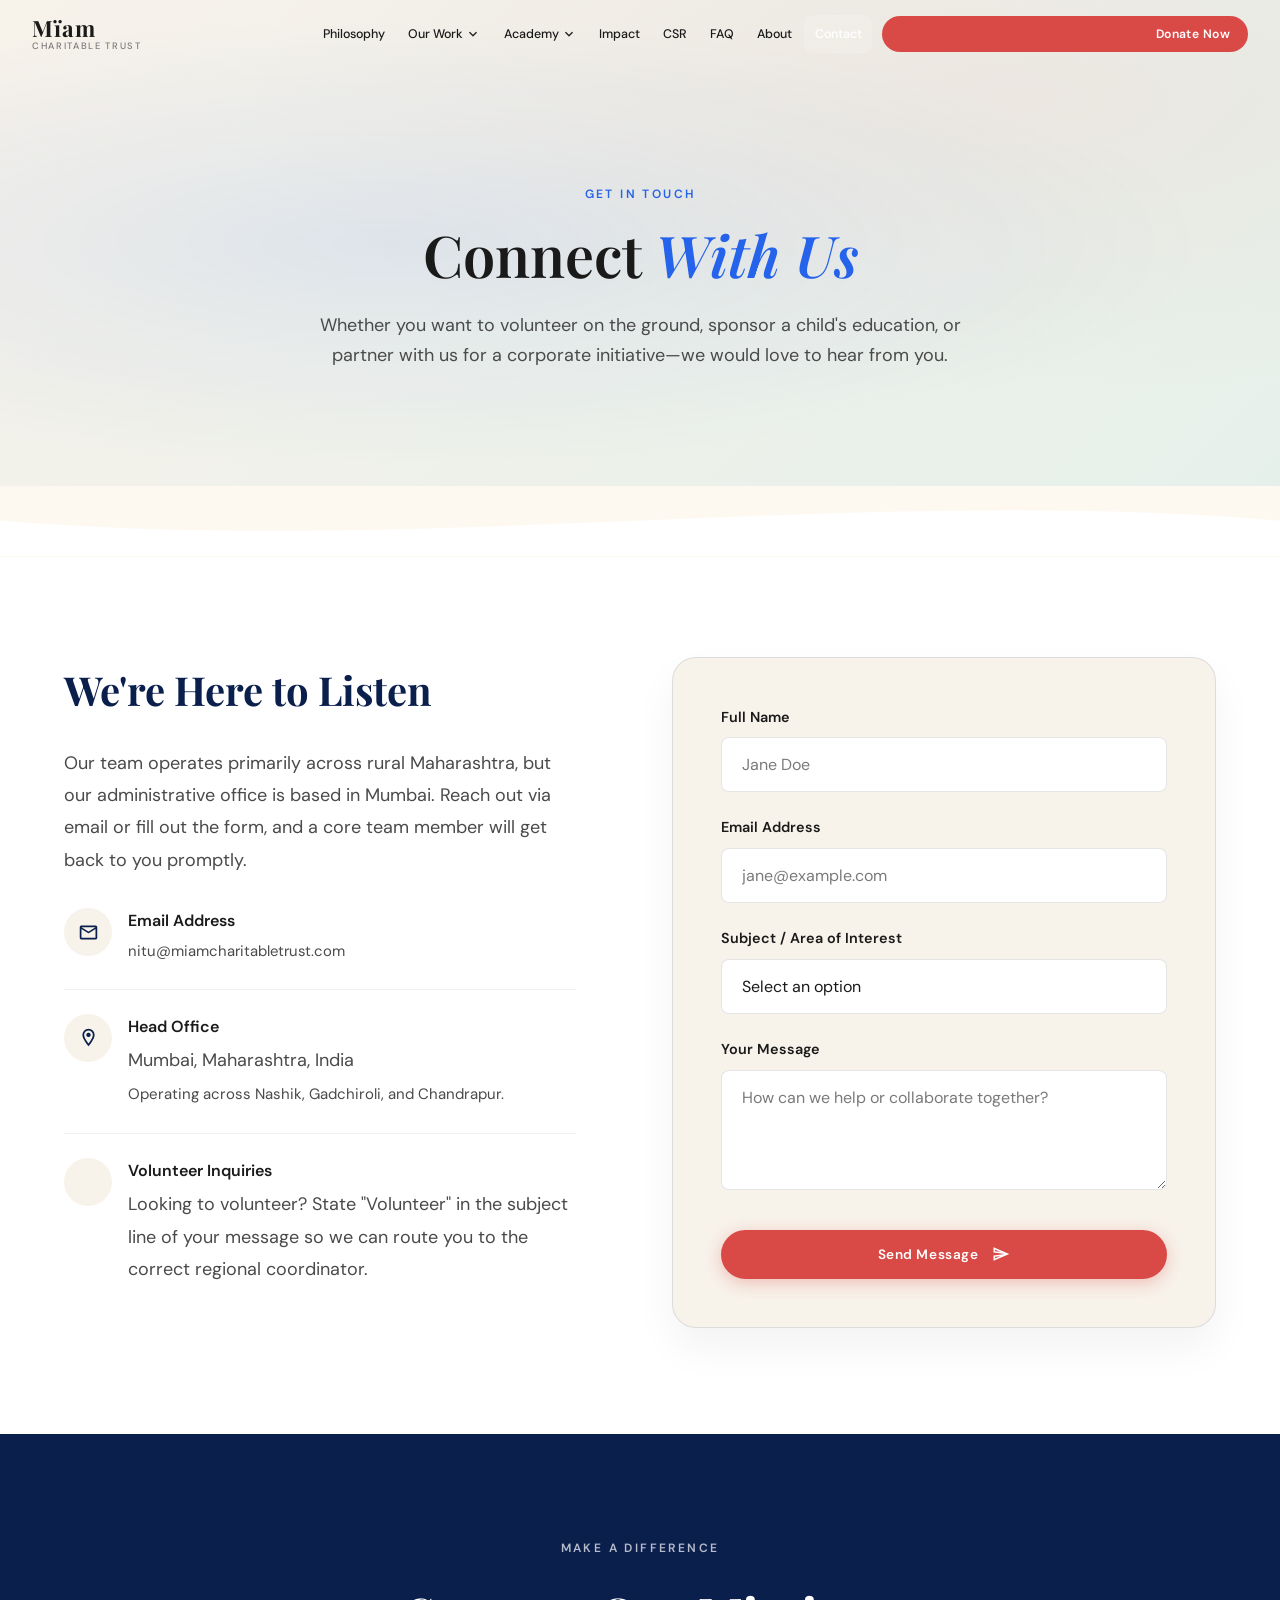
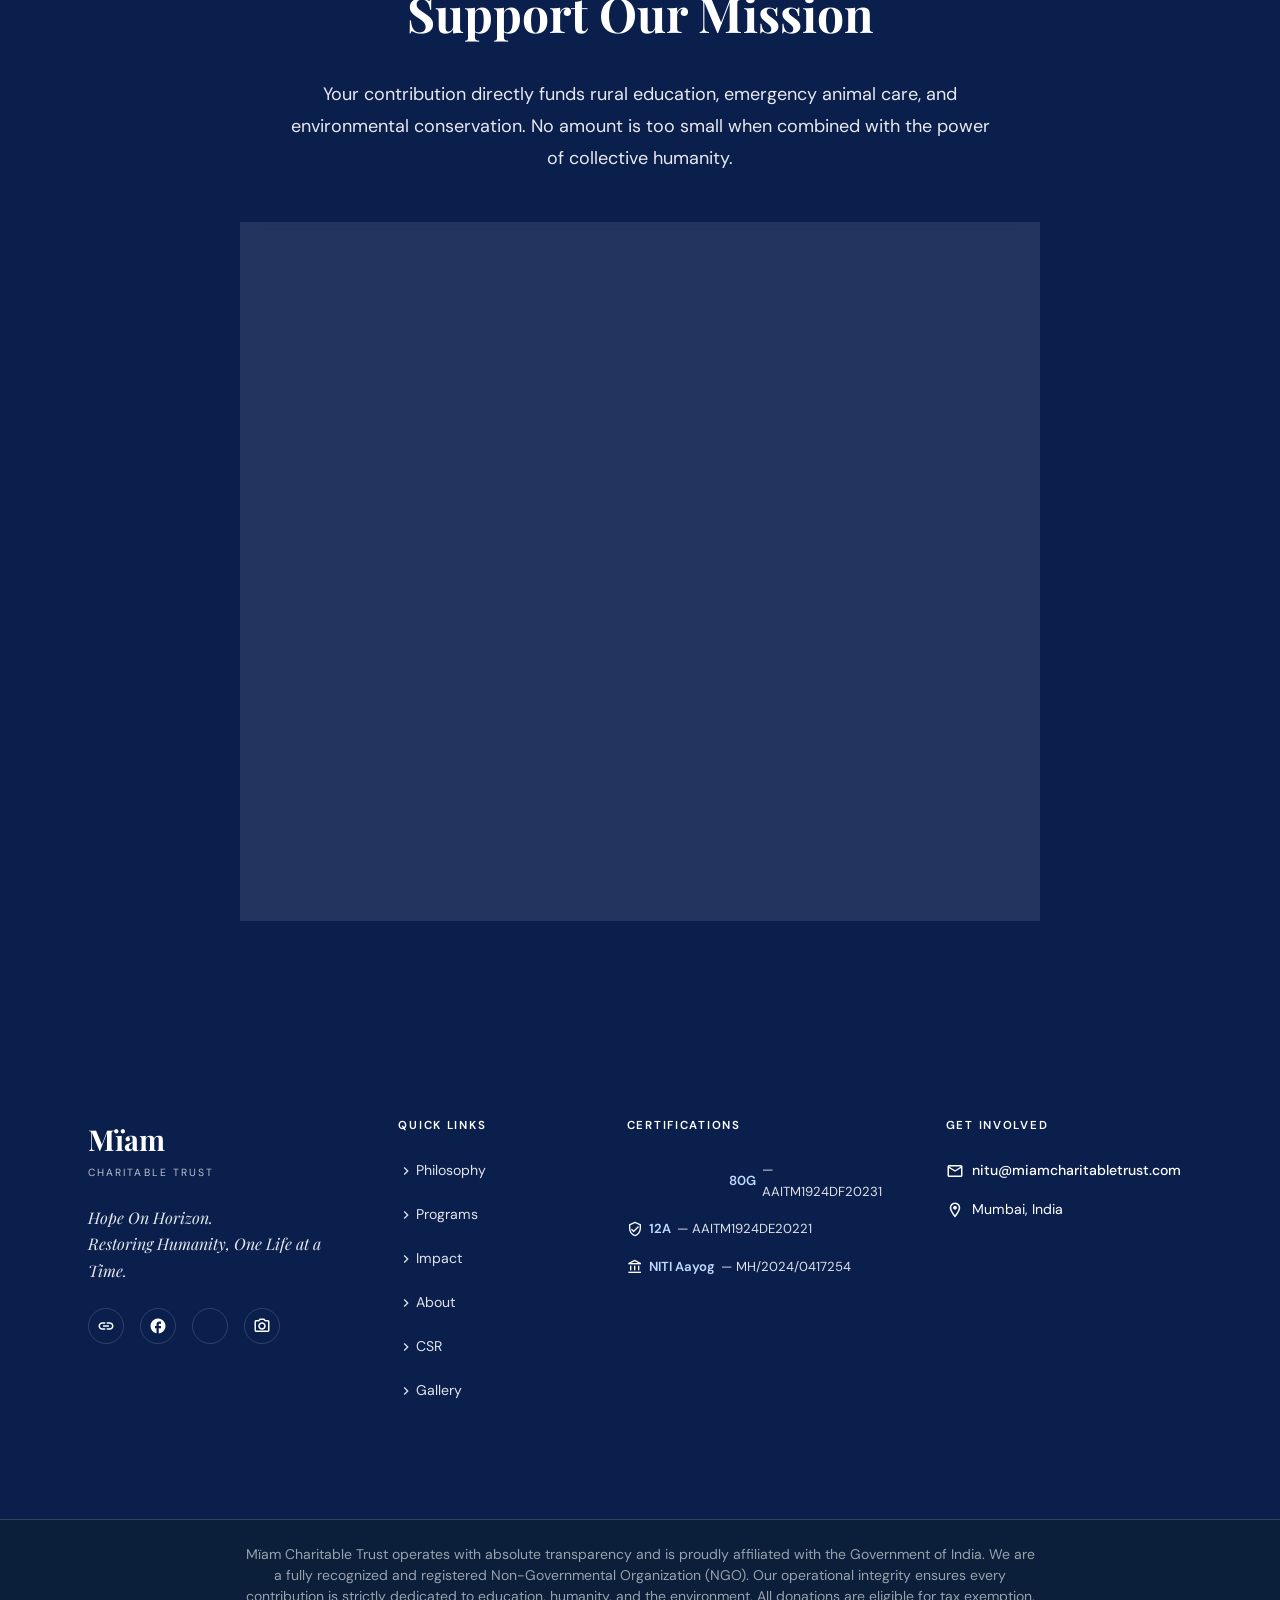
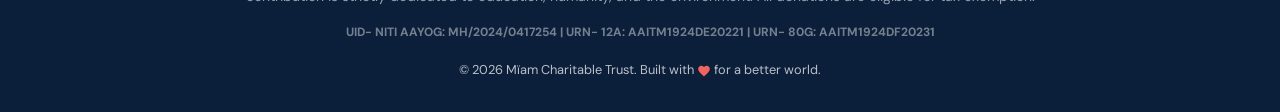
<file: contact.html>
<!DOCTYPE html>
<html lang="en">
<head>
  <meta charset="UTF-8">
  <meta name="viewport" content="width=device-width, initial-scale=1.0">
  <meta name="description" content="Contact Mïam Charitable Trust. Donate, volunteer, or reach out to us for partnerships and inquiries.">
  <title>Contact & Donate | Mïam Charitable Trust</title>

  <!-- Fonts -->
  <link rel="preconnect" href="https://fonts.googleapis.com">
  <link rel="preconnect" href="https://fonts.gstatic.com" crossorigin>
  <link href="https://fonts.googleapis.com/css2?family=Playfair+Display:ital,wght@0,400;0,500;0,600;0,700;1,400;1,600&family=DM+Sans:ital,wght@0,300;0,400;0,500;0,600;0,700;1,400&display=swap" rel="stylesheet">

  <!-- Material Icons -->
  <link href="https://fonts.googleapis.com/icon?family=Material+Icons+Outlined" rel="stylesheet">

  <link rel="stylesheet" href="styles.css">
  <link rel="stylesheet" href="responsive.css">
  <style>
    .page-header {
      padding: 180px 5% 100px;
      background: linear-gradient(135deg, var(--bg-surface) 0%, #e6f0ea 100%);
      text-align: center;
    }
    .contact-section {
      padding: 100px 5%;
      background: var(--bg-white);
    }
    .contact-grid {
      max-width: 1200px;
      margin: 0 auto;
      display: grid;
      grid-template-columns: 1fr;
      gap: 4rem;
    }
    @media (min-width: 900px) {
      .contact-grid {
        grid-template-columns: 1fr 1fr;
      }
    }
    .contact-info {
      padding-right: 2rem;
    }
    .contact-info h2 {
      font-family: 'Playfair Display', serif;
      font-size: 2.5rem;
      margin-bottom: 1.5rem;
      color: var(--clr-forest-deep);
    }
    .contact-info p {
      font-size: 1.125rem;
      color: var(--ink-secondary);
      margin-bottom: 2rem;
      line-height: 1.8;
    }
    .contact-method {
      display: flex;
      align-items: flex-start;
      gap: 1rem;
      margin-bottom: 1.5rem;
      padding-bottom: 1.5rem;
      border-bottom: 1px solid rgba(0,0,0,0.05);
    }
    .contact-method:last-child {
      border-bottom: none;
    }
    .contact-method__icon {
      width: 48px;
      height: 48px;
      background: var(--bg-surface);
      color: var(--clr-forest-deep);
      border-radius: 50%;
      display: flex;
      align-items: center;
      justify-content: center;
      flex-shrink: 0;
    }
    .contact-method__text h4 {
      margin: 0 0 0.25rem 0;
      font-family: 'DM Sans', sans-serif;
    }
    .contact-method__text p, .contact-method__text a {
      margin: 0;
      color: var(--ink-secondary);
      text-decoration: none;
    }
    .contact-method__text a:hover {
      color: var(--clr-teal);
    }
    
    .contact-form-wrapper {
      background: var(--bg-surface);
      padding: 3rem;
      border-radius: 24px;
      box-shadow: 0 20px 40px rgba(0,0,0,0.05);
    }
    .contact-form {
      display: flex;
      flex-direction: column;
      gap: 1.5rem;
    }
    .form-group {
      display: flex;
      flex-direction: column;
      gap: 0.5rem;
    }
    .form-group label {
      font-weight: 600;
      font-size: 0.9rem;
      color: var(--ink-primary);
    }
    .form-input {
      padding: 1rem 1.25rem;
      border: 1px solid rgba(0,0,0,0.1);
      border-radius: 8px;
      font-family: inherit;
      font-size: 1rem;
      transition: all 0.3s ease;
      background: var(--bg-white);
    }
    .form-input:focus {
      outline: none;
      border-color: var(--clr-forest-deep);
      box-shadow: 0 0 0 3px rgba(10, 42, 26, 0.1);
    }
    textarea.form-input {
      resize: vertical;
      min-height: 120px;
    }
    
    .donation-section {
      background: var(--clr-forest-deep);
      color: var(--bg-white);
      padding: 100px 5%;
      text-align: center;
    }
    .donation-section h2 {
      font-family: 'Playfair Display', serif;
      font-size: 3rem;
      margin-bottom: 1.5rem;
    }
    .donation-section p {
      max-width: 700px;
      margin: 0 auto 3rem;
      font-size: 1.125rem;
      opacity: 0.9;
      line-height: 1.8;
    }
    .donation-bank-details {
      background: rgba(255,255,255,0.1);
      backdrop-filter: blur(10px);
      border: 1px solid rgba(255,255,255,0.2);
      border-radius: 24px;
      padding: 3rem;
      max-width: 800px;
      margin: 0 auto;
      text-align: left;
    }
    .donation-bank-details h3 {
      font-family: 'DM Sans', sans-serif;
      font-size: 1.5rem;
      margin-bottom: 1.5rem;
      border-bottom: 1px solid rgba(255,255,255,0.2);
      padding-bottom: 1rem;
    }
    .donation-qr{display:flex;flex-direction:column;align-items:center;gap:0.75rem;margin-top:1.5rem}
    .donation-qr svg{width:220px;height:220px;background:#fff;border-radius:12px;padding:12px}
    .donation-qr .qr-note{color:var(--bg-white);font-weight:700}
    .bank-grid {
      display: grid;
      grid-template-columns: 1fr;
      gap: 1.5rem;
    }
    @media (min-width: 600px) {
      .bank-grid {
        grid-template-columns: 1fr 1fr;
      }
    }
    .bank-item {
      display: flex;
      flex-direction: column;
      gap: 0.25rem;
    }
    .bank-label {
      font-size: 0.85rem;
      opacity: 0.7;
      text-transform: uppercase;
      letter-spacing: 1px;
    }
    .bank-value {
      font-size: 1.125rem;
      font-weight: 600;
    }
    .tax-note {
      margin-top: 2rem;
      padding-top: 1.5rem;
      border-top: 1px solid rgba(255,255,255,0.2);
      font-size: 0.9rem;
      opacity: 0.8;
      display: flex;
      align-items: center;
      gap: 0.5rem;
    }
  </style>
</head>
<body>

  <!-- ═══════════════ NAVIGATION ═══════════════ -->
  <nav class="nav" id="nav">
    <div class="nav__container">
      <a href="index.html" class="nav__logo" aria-label="Mïam Charitable Trust Home">
        <span class="nav__logo-name">Mïam</span>
        <span class="nav__logo-sub">Charitable Trust</span>
      </a>

      <ul class="nav__links" id="nav-links">
        <li><a href="about.html" class="nav__link">Philosophy</a></li>
        <li class="nav__dropdown" id="nav-dropdown-work">
          <button class="nav__link nav__dropdown-trigger" aria-expanded="false" aria-haspopup="true">
            Our Work
            <span class="material-icons-outlined nav__chevron">expand_more</span>
          </button>
          <ul class="nav__dropdown-menu">
            <li><a href="programs.html#program-academy" class="nav__dropdown-link">
              <span class="material-icons-outlined nav__dd-icon">school</span>
              <div><strong>MIAM Academy</strong><small>Free Career Coaching</small></div>
            </a></li>
            <li><a href="programs.html#program-environment" class="nav__dropdown-link">
              <span class="material-icons-outlined nav__dd-icon">park</span>
              <div><strong>Environment</strong><small>Plantation & Conservation</small></div>
            </a></li>
            <li><a href="programs.html#program-animal" class="nav__dropdown-link">
              <span class="material-icons-outlined nav__dd-icon">pets</span>
              <div><strong>Animal Welfare</strong><small>Jiva Daya — Compassion</small></div>
            </a></li>
            <li><a href="programs.html#program-community" class="nav__dropdown-link">
              <span class="material-icons-outlined nav__dd-icon">diversity_3</span>
              <div><strong>Community</strong><small>Women & Rural Empowerment</small></div>
            </a></li>
          </ul>
        </li>
        <li class="nav__dropdown" id="nav-dropdown-academy">
          <button class="nav__link nav__dropdown-trigger" aria-expanded="false" aria-haspopup="true">
            Academy
            <span class="material-icons-outlined nav__chevron">expand_more</span>
          </button>
          <ul class="nav__dropdown-menu">
            <li><a href="programs.html#program-academy" class="nav__dropdown-link">
              <span class="material-icons-outlined nav__dd-icon">fitness_center</span>
              <div><strong>Waghera, Nashik</strong><small>Physical & Exam Training</small></div>
            </a></li>
            <li><a href="programs.html#program-academy" class="nav__dropdown-link">
              <span class="material-icons-outlined nav__dd-icon">menu_book</span>
              <div><strong>Chintalpeth, Gadchiroli</strong><small>Career Coaching</small></div>
            </a></li>
            <li><a href="programs.html#program-academy" class="nav__dropdown-link">
              <span class="material-icons-outlined nav__dd-icon">local_library</span>
              <div><strong>Library Academy</strong><small>Lahvit & Donwade</small></div>
            </a></li>
          </ul>
        </li>
        <li><a href="index.html#impact" class="nav__link">Impact</a></li>
        <li><a href="csr.html" class="nav__link">CSR</a></li>        <li><a href="faq.html" class="nav__link">FAQ</a></li>        <li><a href="about.html#founder" class="nav__link">About</a></li>
        <li><a href="contact.html" class="nav__link active">Contact</a></li>
        <li><a href="#donate" class="btn btn--nav">
          <span class="material-icons-outlined" style="font-size:16px">volunteer_activism</span>
          Donate Now
        </a></li>
      </ul>
      <button class="nav__hamburger" id="hamburger-btn" aria-label="Toggle Menu" aria-expanded="false">
        <span></span><span></span><span></span>
      </button>
    </div>
  </nav>

  <!-- ═══════════════ PAGE HEADER ═══════════════ -->
  <header class="page-header">
    <div class="reveal">
      <span class="eyebrow eyebrow--teal">Get In Touch</span>
      <h1 class="section-heading">Connect <em>With Us</em></h1>
      <p style="max-width: 700px; margin: 1rem auto; font-size: 1.125rem; color: var(--ink-secondary);">
        Whether you want to volunteer on the ground, sponsor a child's education, or partner with us for a corporate initiative—we would love to hear from you.
      </p>
    </div>
  </header>

  <!-- Wave -->
  <div class="wave-divider wave-divider--white">
    <svg viewBox="0 0 1440 80" preserveAspectRatio="none"><path d="M0,40 C480,80 960,0 1440,40 L1440,80 L0,80 Z" fill="currentColor"/></svg>
  </div>

  <!-- ═══════════════ CONTACT FORM & INFO ═══════════════ -->
  <section class="contact-section">
    <div class="contact-grid">
      <!-- Contact Info -->
      <div class="contact-info reveal">
        <h2>We're Here to Listen</h2>
        <p>Our team operates primarily across rural Maharashtra, but our administrative office is based in Mumbai. Reach out via email or fill out the form, and a core team member will get back to you promptly.</p>
        
        <div class="contact-method">
          <div class="contact-method__icon"><span class="material-icons-outlined">email</span></div>
          <div class="contact-method__text">
            <h4>Email Address</h4>
            <a href="mailto:nitu@miamcharitabletrust.com">nitu@miamcharitabletrust.com</a>
          </div>
        </div>
        
        <div class="contact-method">
          <div class="contact-method__icon"><span class="material-icons-outlined">location_on</span></div>
          <div class="contact-method__text">
            <h4>Head Office</h4>
            <p>Mumbai, Maharashtra, India<br><small>Operating across Nashik, Gadchiroli, and Chandrapur.</small></p>
          </div>
        </div>
        
        <div class="contact-method">
          <div class="contact-method__icon"><span class="material-icons-outlined">volunteer_activism</span></div>
          <div class="contact-method__text">
            <h4>Volunteer Inquiries</h4>
            <p>Looking to volunteer? State "Volunteer" in the subject line of your message so we can route you to the correct regional coordinator.</p>
          </div>
        </div>
      </div>
      
      <!-- Contact Form -->
      <div class="contact-form-wrapper reveal reveal-delay-1">
        <form class="contact-form" action="#" method="POST">
          <div class="form-group">
            <label for="name">Full Name</label>
            <input type="text" id="name" class="form-input" required placeholder="Jane Doe">
          </div>
          
          <div class="form-group">
            <label for="email">Email Address</label>
            <input type="email" id="email" class="form-input" required placeholder="jane@example.com">
          </div>
          
          <div class="form-group">
            <label for="subject">Subject / Area of Interest</label>
            <select id="subject" class="form-input" required>
              <option value="" disabled selected>Select an option</option>
              <option value="volunteer">I want to Volunteer</option>
              <option value="donate">Donation Inquiry</option>
              <option value="csr">Corporate CSR Partnership</option>
              <option value="other">Other / General Inquiry</option>
            </select>
          </div>
          
          <div class="form-group">
            <label for="message">Your Message</label>
            <textarea id="message" class="form-input" required placeholder="How can we help or collaborate together?"></textarea>
          </div>
          
          <button type="submit" class="btn btn--primary" style="width: 100%; justify-content: center; margin-top: 1rem;">
            Send Message <span class="material-icons-outlined" style="font-size: 18px; margin-left: 8px;">send</span>
          </button>
        </form>
      </div>
    </div>
  </section>

  <!-- ═══════════════ DONATION SECTION ═══════════════ -->
  <section class="donation-section" id="donate">
    <div class="reveal">
      <span class="eyebrow eyebrow--light" style="color: rgba(255,255,255,0.7); border-color: rgba(255,255,255,0.3);">Make A Difference</span>
      <h2>Support Our Mission</h2>
      <p>Your contribution directly funds rural education, emergency animal care, and environmental conservation. No amount is too small when combined with the power of collective humanity.</p>
      
      <div class="donation-bank-details">
        <h3>Bank Transfer Details</h3>
        <div class="bank-grid">
          <div class="bank-item">
            <span class="bank-label">Account Name</span>
            <span class="bank-value">Miam Charitable Trust</span>
          </div>
          <div class="bank-item">
            <span class="bank-label">Bank Name</span>
            <span class="bank-value">State Bank of India (Demo)</span>
          </div>
          <div class="bank-item">
            <span class="bank-label">Account Number</span>
            <span class="bank-value">XXXX XXXX 1234</span>
          </div>
          <div class="bank-item">
            <span class="bank-label">IFSC Code</span>
            <span class="bank-value">SBIN000XXXX</span>
          </div>
        </div>

        <!-- QR Code for quick donations (replace SVG with actual QR image if available) -->
        <div class="donation-qr">
          <svg width="220" height="220" viewBox="0 0 220 220" role="img" aria-label="Payment QR code placeholder" xmlns="http://www.w3.org/2000/svg">
            <rect width="220" height="220" rx="12" fill="#ffffff"/>
            <rect x="12" y="12" width="40" height="40" fill="#0A2A1A"/>
            <rect x="68" y="12" width="40" height="40" fill="#0A2A1A"/>
            <rect x="12" y="68" width="40" height="40" fill="#0A2A1A"/>
            <rect x="140" y="140" width="64" height="64" fill="#0A2A1A"/>
            <rect x="140" y="12" width="64" height="64" fill="#0A2A1A"/>
            <rect x="12" y="140" width="64" height="64" fill="#0A2A1A"/>
            <text x="110" y="118" font-size="18" font-family="DM Sans, Arial" text-anchor="middle" fill="#0A2A1A">QR</text>
          </svg>
          <div class="qr-note">Scan to donate via UPI / QR </div>
        </div>

        <div class="tax-note">
          <span class="material-icons-outlined">verified</span>
          <span>All donations are strictly dedicated to our programs and are eligible for <strong>tax exemption under Section 80G</strong>. (URN: AAITM1924DF20231)</span>
        </div>
      </div>
    </div>
  </section>

  <!-- ═══════════════ FOOTER ═══════════════ -->
  <footer class="footer">
    <div class="footer__body">
      <div class="footer__inner">
        <div class="footer__brand">
          <span class="footer__logo-name">Mïam</span>
          <span class="footer__logo-sub">Charitable Trust</span>
          <p class="footer__tagline">Hope On Horizon.<br>Restoring Humanity, One Life at a Time.</p>
          <div class="footer__social">
            <a href="#" aria-label="LinkedIn"><span class="material-icons-outlined">link</span></a>
            <a href="#" aria-label="Facebook"><span class="material-icons-outlined">facebook</span></a>
            <a href="#" aria-label="YouTube"><span class="material-icons-outlined">smart_display</span></a>
            <a href="#" aria-label="Instagram"><span class="material-icons-outlined">photo_camera</span></a>
          </div>
        </div>

        <div class="footer__col">
          <h4 class="footer__col-title">Quick Links</h4>
          <ul class="footer__links">
            <li><a href="about.html"><span class="material-icons-outlined">chevron_right</span> Philosophy</a></li>
            <li><a href="programs.html"><span class="material-icons-outlined">chevron_right</span> Programs</a></li>
            <li><a href="index.html#impact"><span class="material-icons-outlined">chevron_right</span> Impact</a></li>
            <li><a href="about.html#founder"><span class="material-icons-outlined">chevron_right</span> About</a></li>
            <li><a href="csr.html"><span class="material-icons-outlined">chevron_right</span> CSR</a></li>
            <li><a href="index.html#gallery"><span class="material-icons-outlined">chevron_right</span> Gallery</a></li>
          </ul>
        </div>

        <div class="footer__col">
          <h4 class="footer__col-title">Certifications</h4>
          <div class="footer__certs">
            <div class="footer-cert"><span class="material-icons-outlined">shield</span> <strong>80G</strong> — AAITM1924DF20231</div>
            <div class="footer-cert"><span class="material-icons-outlined">verified_user</span> <strong>12A</strong> — AAITM1924DE20221</div>
            <div class="footer-cert"><span class="material-icons-outlined">account_balance</span> <strong>NITI Aayog</strong> — MH/2024/0417254</div>
          </div>
        </div>

        <div class="footer__col">
          <h4 class="footer__col-title">Get Involved</h4>
          <p class="footer__contact-detail">
            <span class="material-icons-outlined">email</span>
            <a href="mailto:nitu@miamcharitabletrust.com">nitu@miamcharitabletrust.com</a>
          </p>
          <p class="footer__contact-detail">
            <span class="material-icons-outlined">location_on</span>
            Mumbai, India
          </p>
        </div>
      </div>

      <div class="footer__bottom" style="flex-direction: column; text-align: center; gap: 1rem;">
        <p style="font-size: 14px; opacity: 0.8; max-width: 800px; line-height: 1.5; margin: 0 auto;">Mïam Charitable Trust operates with absolute transparency and is proudly affiliated with the Government of India. We are a fully recognized and registered Non-Governmental Organization (NGO). Our operational integrity ensures every contribution is strictly dedicated to education, humanity, and the environment. All donations are eligible for tax exemption.</p>
        <p style="text-transform: uppercase; font-size: 12px; opacity: 0.6; font-weight: bold;">UID- NITI Aayog: MH/2024/0417254 | URN- 12A: AAITM1924DE20221 | URN- 80G: AAITM1924DF20231</p>
        <p>© 2024 Mïam Charitable Trust. Built with <span class="material-icons-outlined" style="font-size:14px;vertical-align:middle;color:#EF6461">favorite</span> for a better world.</p>
      </div>
    </div>
  </footer>

  <button class="scroll-top" id="scroll-top" aria-label="Scroll to top">
    <span class="material-icons-outlined">keyboard_arrow_up</span>
  </button>
  <script src="script.js"></script>
</body>
</html>
</file>
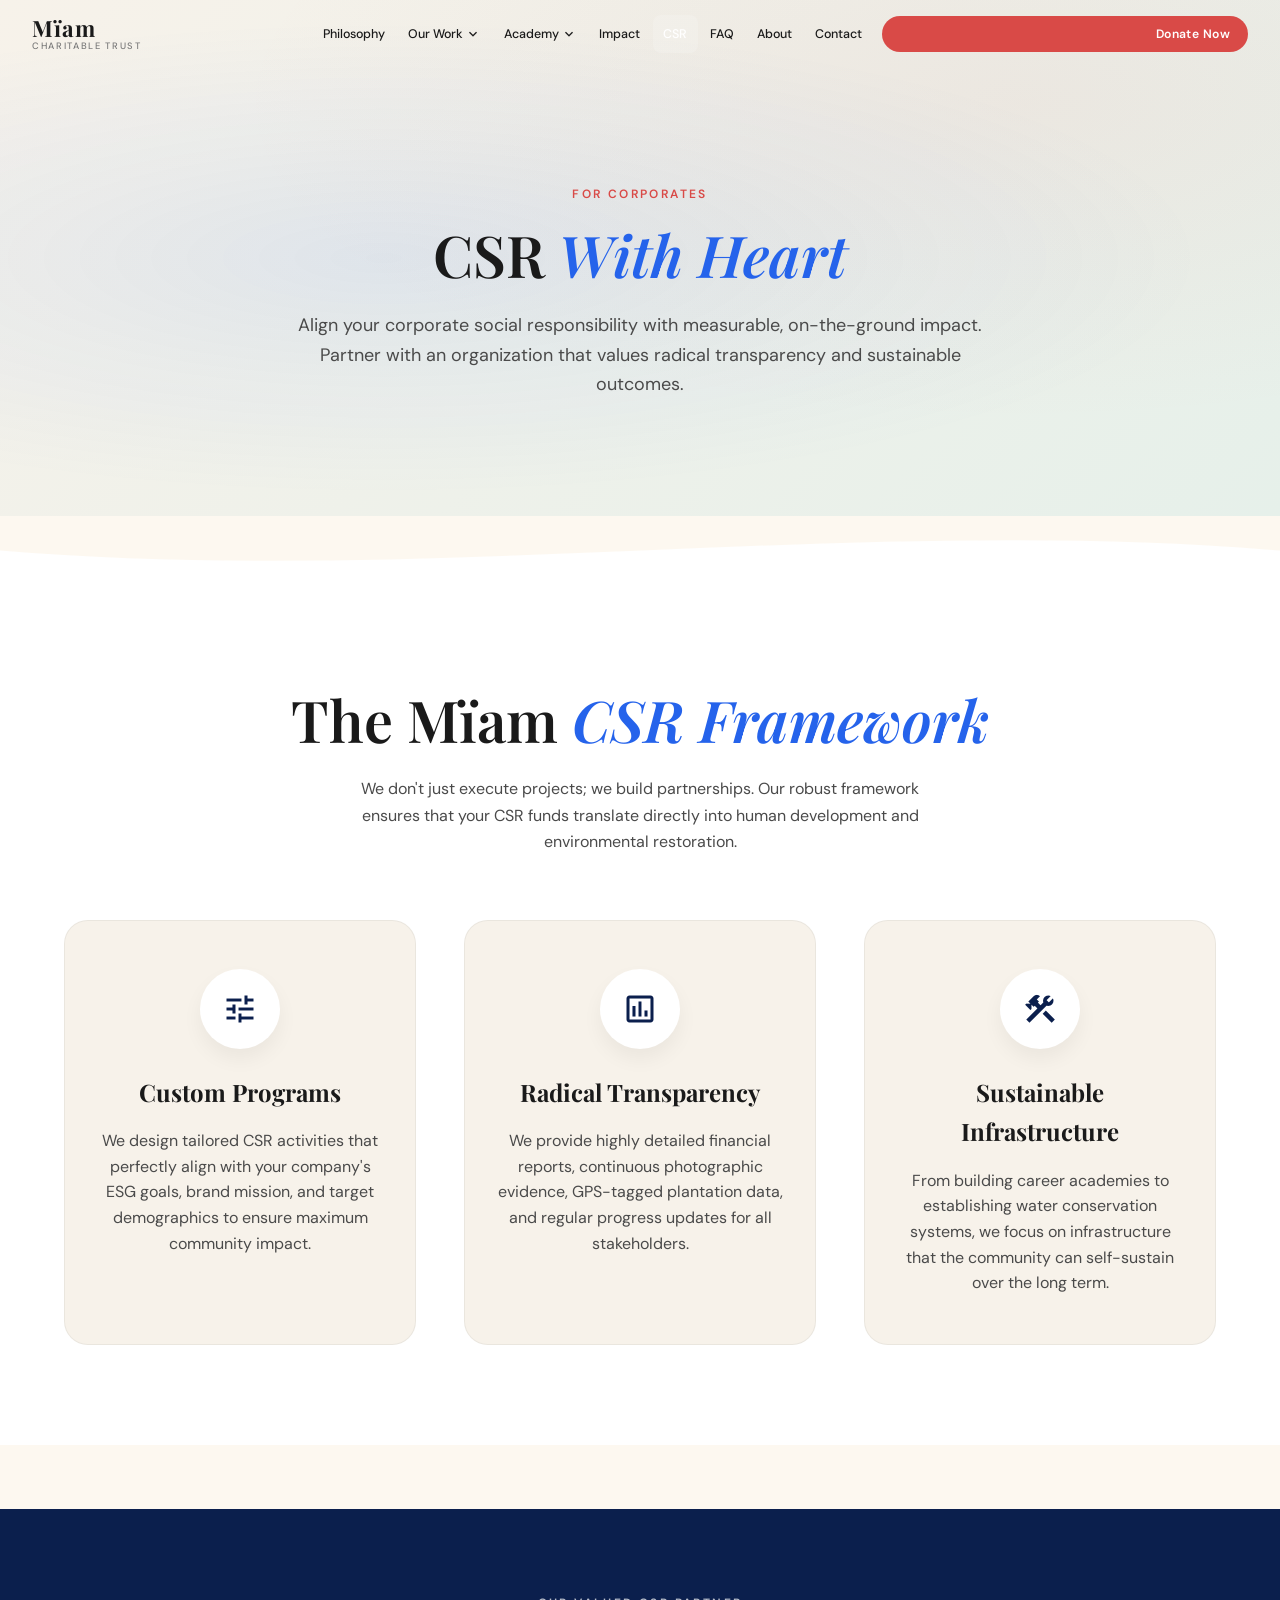
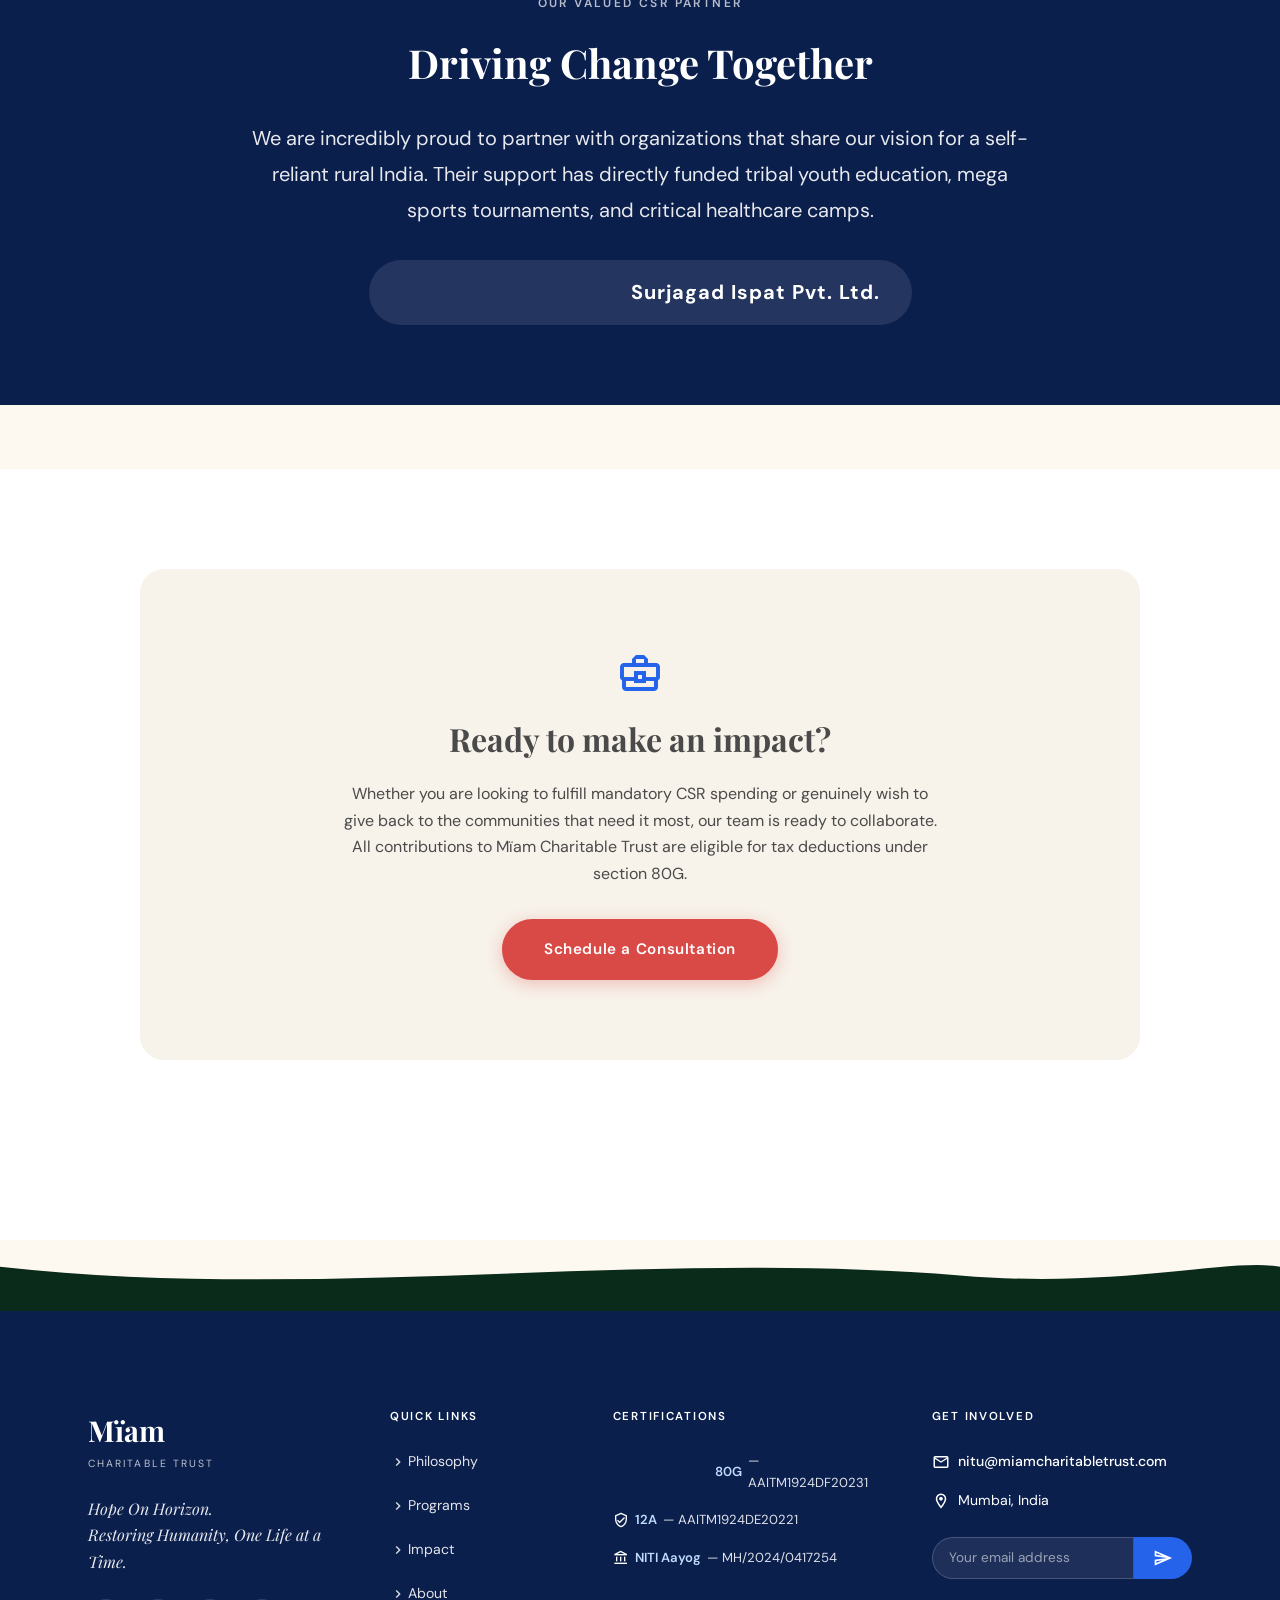
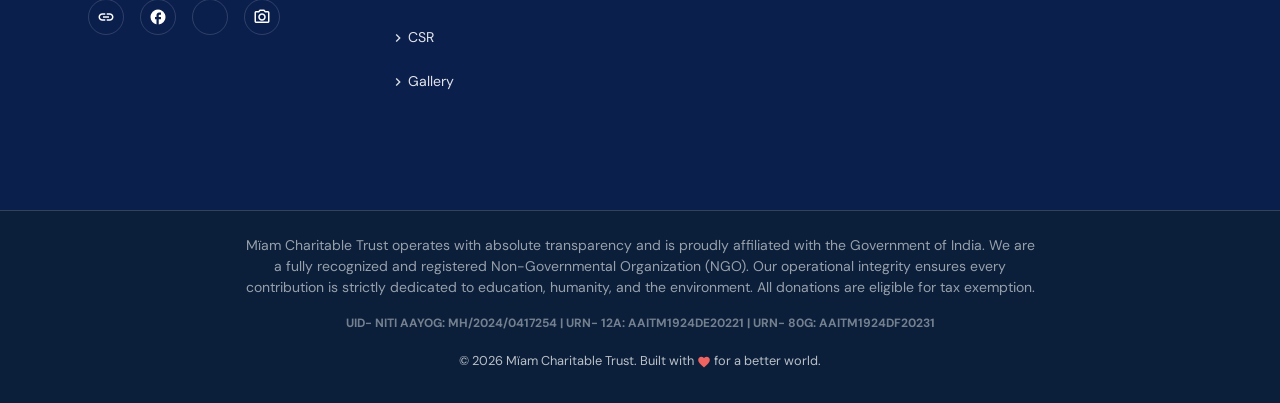
<file: csr.html>
<!DOCTYPE html>
<html lang="en">
<head>
  <meta charset="UTF-8">
  <meta name="viewport" content="width=device-width, initial-scale=1.0">
  <meta name="description" content="Corporate Social Responsibility (CSR) partnerships with Mïam Charitable Trust. Fulfill your ESG goals with transparent, impactful community projects.">
  <title>CSR Partnerships | Mïam Charitable Trust</title>

  <!-- Fonts -->
  <link rel="preconnect" href="https://fonts.googleapis.com">
  <link rel="preconnect" href="https://fonts.gstatic.com" crossorigin>
  <link href="https://fonts.googleapis.com/css2?family=Playfair+Display:ital,wght@0,400;0,500;0,600;0,700;1,400;1,600&family=DM+Sans:ital,wght@0,300;0,400;0,500;0,600;0,700;1,400&display=swap" rel="stylesheet">

  <!-- Material Icons -->
  <link href="https://fonts.googleapis.com/icon?family=Material+Icons+Outlined" rel="stylesheet">

  <link rel="stylesheet" href="styles.css">
  <link rel="stylesheet" href="responsive.css">
  <style>
    .page-header {
      padding: 180px 5% 100px;
      background: linear-gradient(135deg, var(--bg-surface) 0%, #e6f0ea 100%);
      text-align: center;
    }
    .csr-content-section {
      padding: 100px 5%;
      background: var(--bg-white);
    }
    .csr-framework {
      max-width: 1200px;
      margin: 0 auto;
      display: grid;
      grid-template-columns: 1fr;
      gap: 3rem;
    }
    @media (min-width: 900px) {
      .csr-framework {
        grid-template-columns: repeat(3, 1fr);
      }
    }
    .csr-pillar {
      background: var(--bg-surface);
      padding: 3rem 2rem;
      border-radius: 24px;
      text-align: center;
      transition: transform 0.3s ease, box-shadow 0.3s ease;
      border: 1px solid rgba(0,0,0,0.05);
    }
    .csr-pillar:hover {
      transform: translateY(-10px);
      box-shadow: 0 20px 40px rgba(0,0,0,0.08);
    }
    .csr-pillar__icon {
      width: 80px;
      height: 80px;
      background: var(--bg-white);
      border-radius: 50%;
      display: flex;
      align-items: center;
      justify-content: center;
      margin: 0 auto 1.5rem;
      color: var(--clr-forest-deep);
      box-shadow: 0 10px 20px rgba(0,0,0,0.05);
    }
    .csr-pillar__icon .material-icons-outlined {
      font-size: 36px;
    }
    .csr-pillar h3 {
      font-family: 'Playfair Display', serif;
      font-size: 1.5rem;
      margin-bottom: 1rem;
      color: var(--ink-primary);
    }
    .csr-pillar p {
      color: var(--color-text-light);
      line-height: 1.6;
    }
    
    .csr-partner-highlight {
      background: var(--clr-forest-deep);
      color: var(--bg-white);
      padding: 5rem 5%;
      text-align: center;
      margin: 4rem 0;
    }
    .csr-partner-highlight h2 {
      font-family: 'Playfair Display', serif;
      font-size: 2.5rem;
      margin-bottom: 1.5rem;
    }
    .csr-partner-highlight p {
      max-width: 800px;
      margin: 0 auto;
      font-size: 1.25rem;
      line-height: 1.8;
      opacity: 0.9;
    }
    .partner-logo {
      display: inline-block;
      margin-top: 2rem;
      background: rgba(255,255,255,0.1);
      padding: 1rem 2rem;
      border-radius: 50px;
      font-size: 1.25rem;
      font-weight: 700;
      letter-spacing: 1px;
    }
    .partner-logo .material-icons-outlined {
      vertical-align: middle;
      margin-right: 8px;
      color: var(--clr-teal);
    }
    
    .csr-cta {
      text-align: center;
      padding: 5rem 5%;
      background: var(--bg-surface);
      border-radius: 24px;
      max-width: 1000px;
      margin: 0 auto 5rem;
    }
    .csr-cta h2 {
      font-family: 'Playfair Display', serif;
      font-size: 2rem;
      margin-bottom: 1rem;
    }
  </style>
</head>
<body>

  <!-- ═══════════════ NAVIGATION ═══════════════ -->
  <nav class="nav" id="nav">
    <div class="nav__container">
      <a href="index.html" class="nav__logo" aria-label="Mïam Charitable Trust Home">
        <span class="nav__logo-name">Mïam</span>
        <span class="nav__logo-sub">Charitable Trust</span>
      </a>

      <ul class="nav__links" id="nav-links">
        <li><a href="about.html" class="nav__link">Philosophy</a></li>
        <li class="nav__dropdown" id="nav-dropdown-work">
          <button class="nav__link nav__dropdown-trigger" aria-expanded="false" aria-haspopup="true">
            Our Work
            <span class="material-icons-outlined nav__chevron">expand_more</span>
          </button>
          <ul class="nav__dropdown-menu">
            <li><a href="programs.html#program-academy" class="nav__dropdown-link">
              <span class="material-icons-outlined nav__dd-icon">school</span>
              <div><strong>MIAM Academy</strong><small>Free Career Coaching</small></div>
            </a></li>
            <li><a href="programs.html#program-environment" class="nav__dropdown-link">
              <span class="material-icons-outlined nav__dd-icon">park</span>
              <div><strong>Environment</strong><small>Plantation & Conservation</small></div>
            </a></li>
            <li><a href="programs.html#program-animal" class="nav__dropdown-link">
              <span class="material-icons-outlined nav__dd-icon">pets</span>
              <div><strong>Animal Welfare</strong><small>Jiva Daya — Compassion</small></div>
            </a></li>
            <li><a href="programs.html#program-community" class="nav__dropdown-link">
              <span class="material-icons-outlined nav__dd-icon">diversity_3</span>
              <div><strong>Community</strong><small>Women & Rural Empowerment</small></div>
            </a></li>
          </ul>
        </li>
        <li class="nav__dropdown" id="nav-dropdown-academy">
          <button class="nav__link nav__dropdown-trigger" aria-expanded="false" aria-haspopup="true">
            Academy
            <span class="material-icons-outlined nav__chevron">expand_more</span>
          </button>
          <ul class="nav__dropdown-menu">
            <li><a href="programs.html#program-academy" class="nav__dropdown-link">
              <span class="material-icons-outlined nav__dd-icon">fitness_center</span>
              <div><strong>Waghera, Nashik</strong><small>Physical & Exam Training</small></div>
            </a></li>
            <li><a href="programs.html#program-academy" class="nav__dropdown-link">
              <span class="material-icons-outlined nav__dd-icon">menu_book</span>
              <div><strong>Chintalpeth, Gadchiroli</strong><small>Career Coaching</small></div>
            </a></li>
            <li><a href="programs.html#program-academy" class="nav__dropdown-link">
              <span class="material-icons-outlined nav__dd-icon">local_library</span>
              <div><strong>Library Academy</strong><small>Lahvit & Donwade</small></div>
            </a></li>
          </ul>
        </li>
        <li><a href="index.html#impact" class="nav__link">Impact</a></li>
        <li><a href="csr.html" class="nav__link active">CSR</a></li>
        <li><a href="faq.html" class="nav__link">FAQ</a></li>
        <li><a href="about.html#founder" class="nav__link">About</a></li>
        <li><a href="contact.html" class="nav__link">Contact</a></li>
        <li><a href="contact.html#donate" class="btn btn--nav">
          <span class="material-icons-outlined" style="font-size:16px">volunteer_activism</span>
          Donate Now
        </a></li>
      </ul>
      <button class="nav__hamburger" id="hamburger-btn" aria-label="Toggle Menu" aria-expanded="false">
        <span></span><span></span><span></span>
      </button>
    </div>
  </nav>

  <!-- ═══════════════ PAGE HEADER ═══════════════ -->
  <header class="page-header">
    <div class="reveal">
      <span class="eyebrow eyebrow--coral">For Corporates</span>
      <h1 class="section-heading">CSR <em>With Heart</em></h1>
      <p style="max-width: 700px; margin: 1rem auto; font-size: 1.125rem; color: var(--color-text-light);">
        Align your corporate social responsibility with measurable, on-the-ground impact. Partner with an organization that values radical transparency and sustainable outcomes.
      </p>
    </div>
  </header>

  <!-- Wave -->
  <div class="wave-divider wave-divider--white">
    <svg viewBox="0 0 1440 80" preserveAspectRatio="none"><path d="M0,40 C480,80 960,0 1440,40 L1440,80 L0,80 Z" fill="currentColor"/></svg>
  </div>

  <!-- ═══════════════ CSR FRAMEWORK ═══════════════ -->
  <section class="csr-content-section">
    <div class="reveal" style="text-align: center; margin-bottom: 4rem;">
      <h2 class="section-heading">The Mïam <em>CSR Framework</em></h2>
      <p style="max-width: 600px; margin: 1rem auto; color: var(--color-text-light);">
        We don't just execute projects; we build partnerships. Our robust framework ensures that your CSR funds translate directly into human development and environmental restoration.
      </p>
    </div>

    <div class="csr-framework reveal">
      <div class="csr-pillar">
        <div class="csr-pillar__icon"><span class="material-icons-outlined">tune</span></div>
        <h3>Custom Programs</h3>
        <p>We design tailored CSR activities that perfectly align with your company's ESG goals, brand mission, and target demographics to ensure maximum community impact.</p>
      </div>
      <div class="csr-pillar">
        <div class="csr-pillar__icon"><span class="material-icons-outlined">assessment</span></div>
        <h3>Radical Transparency</h3>
        <p>We provide highly detailed financial reports, continuous photographic evidence, GPS-tagged plantation data, and regular progress updates for all stakeholders.</p>
      </div>
      <div class="csr-pillar">
        <div class="csr-pillar__icon"><span class="material-icons-outlined">construction</span></div>
        <h3>Sustainable Infrastructure</h3>
        <p>From building career academies to establishing water conservation systems, we focus on infrastructure that the community can self-sustain over the long term.</p>
      </div>
    </div>
  </section>

  <!-- ═══════════════ HIGHLIGHT ═══════════════ -->
  <section class="csr-partner-highlight reveal">
    <span class="eyebrow eyebrow--light" style="color: rgba(255,255,255,0.7); border-color: rgba(255,255,255,0.3);">Our Valued CSR Partner</span>
    <h2>Driving Change Together</h2>
    <p>We are incredibly proud to partner with organizations that share our vision for a self-reliant rural India. Their support has directly funded tribal youth education, mega sports tournaments, and critical healthcare camps.</p>
    <div class="partner-logo">
      <span class="material-icons-outlined">handshake</span> Surjagad Ispat Pvt. Ltd.
    </div>
  </section>

  <!-- ═══════════════ CTA ═══════════════ -->
  <section class="csr-content-section">
    <div class="csr-cta reveal">
      <span class="material-icons-outlined" style="font-size: 48px; color: var(--clr-teal); margin-bottom: 1rem;">business_center</span>
      <h2>Ready to make an impact?</h2>
      <p style="color: var(--color-text-light); margin-bottom: 2rem; max-width: 600px; margin-left: auto; margin-right: auto;">
        Whether you are looking to fulfill mandatory CSR spending or genuinely wish to give back to the communities that need it most, our team is ready to collaborate. All contributions to Mïam Charitable Trust are eligible for tax deductions under section 80G.
      </p>
      <a href="contact.html" class="btn btn--primary btn--lg">Schedule a Consultation</a>
    </div>
  </section>

  <!-- ═══════════════ FOOTER ═══════════════ -->
  <footer class="footer" id="contact">
    <div class="footer__wave">
      <svg viewBox="0 0 1440 80" preserveAspectRatio="none">
        <path d="M0,30 C360,70 720,10 1080,40 C1260,55 1380,20 1440,30 L1440,80 L0,80 Z" fill="#0A2A1A"/>
      </svg>
    </div>
    <div class="footer__body" id="donate">
      <div class="footer__inner">
        <div class="footer__brand">
          <span class="footer__logo-name">Mïam</span>
          <span class="footer__logo-sub">Charitable Trust</span>
          <p class="footer__tagline">Hope On Horizon.<br>Restoring Humanity, One Life at a Time.</p>
          <div class="footer__social">
            <a href="#" aria-label="LinkedIn"><span class="material-icons-outlined">link</span></a>
            <a href="#" aria-label="Facebook"><span class="material-icons-outlined">facebook</span></a>
            <a href="#" aria-label="YouTube"><span class="material-icons-outlined">smart_display</span></a>
            <a href="#" aria-label="Instagram"><span class="material-icons-outlined">photo_camera</span></a>
          </div>
        </div>

        <div class="footer__col">
          <h4 class="footer__col-title">Quick Links</h4>
          <ul class="footer__links">
            <li><a href="about.html"><span class="material-icons-outlined">chevron_right</span> Philosophy</a></li>
            <li><a href="programs.html"><span class="material-icons-outlined">chevron_right</span> Programs</a></li>
            <li><a href="index.html#impact"><span class="material-icons-outlined">chevron_right</span> Impact</a></li>
            <li><a href="about.html#founder"><span class="material-icons-outlined">chevron_right</span> About</a></li>
            <li><a href="csr.html"><span class="material-icons-outlined">chevron_right</span> CSR</a></li>
            <li><a href="index.html#gallery"><span class="material-icons-outlined">chevron_right</span> Gallery</a></li>
          </ul>
        </div>

        <div class="footer__col">
          <h4 class="footer__col-title">Certifications</h4>
          <div class="footer__certs">
            <div class="footer-cert"><span class="material-icons-outlined">shield</span> <strong>80G</strong> — AAITM1924DF20231</div>
            <div class="footer-cert"><span class="material-icons-outlined">verified_user</span> <strong>12A</strong> — AAITM1924DE20221</div>
            <div class="footer-cert"><span class="material-icons-outlined">account_balance</span> <strong>NITI Aayog</strong> — MH/2024/0417254</div>
          </div>
        </div>

        <div class="footer__col">
          <h4 class="footer__col-title">Get Involved</h4>
          <p class="footer__contact-detail">
            <span class="material-icons-outlined">email</span>
            <a href="mailto:nitu@miamcharitabletrust.com">nitu@miamcharitabletrust.com</a>
          </p>
          <p class="footer__contact-detail">
            <span class="material-icons-outlined">location_on</span>
            Mumbai, India
          </p>
          <form class="footer__newsletter" id="newsletter-form">
            <input type="email" placeholder="Your email address" class="footer__newsletter-input" required>
            <button type="submit" class="footer__newsletter-btn">
              <span class="material-icons-outlined">send</span>
            </button>
          </form>
        </div>
      </div>

      <div class="footer__bottom" style="flex-direction: column; text-align: center; gap: 1rem;">
        <p style="font-size: 14px; opacity: 0.8; max-width: 800px; line-height: 1.5; margin: 0 auto;">Mïam Charitable Trust operates with absolute transparency and is proudly affiliated with the Government of India. We are a fully recognized and registered Non-Governmental Organization (NGO). Our operational integrity ensures every contribution is strictly dedicated to education, humanity, and the environment. All donations are eligible for tax exemption.</p>
        <p style="text-transform: uppercase; font-size: 12px; opacity: 0.6; font-weight: bold;">UID- NITI Aayog: MH/2024/0417254 | URN- 12A: AAITM1924DE20221 | URN- 80G: AAITM1924DF20231</p>
        <p>© 2024 Mïam Charitable Trust. Built with <span class="material-icons-outlined" style="font-size:14px;vertical-align:middle;color:#EF6461">favorite</span> for a better world.</p>
      </div>
    </div>
  </footer>

  <button class="scroll-top" id="scroll-top" aria-label="Scroll to top">
    <span class="material-icons-outlined">keyboard_arrow_up</span>
  </button>
  <script src="script.js"></script>
</body>
</html>
</file>
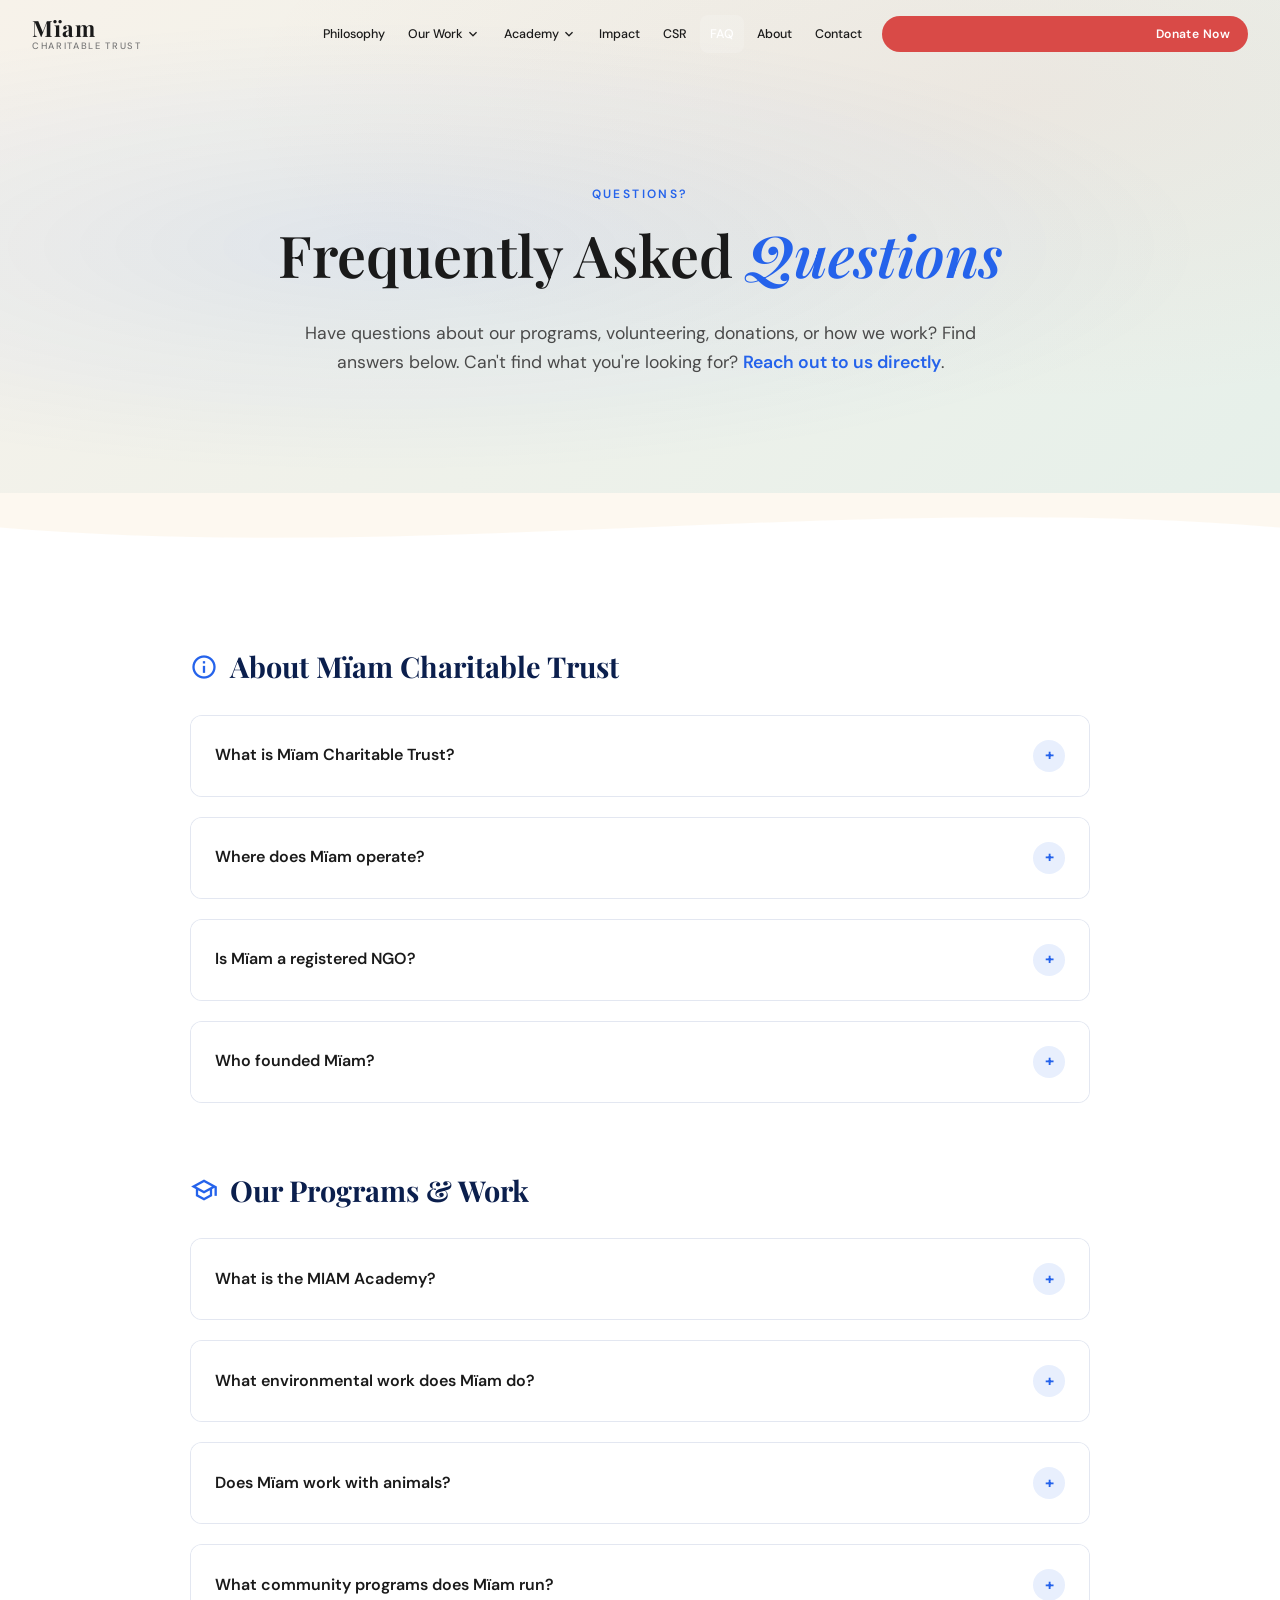
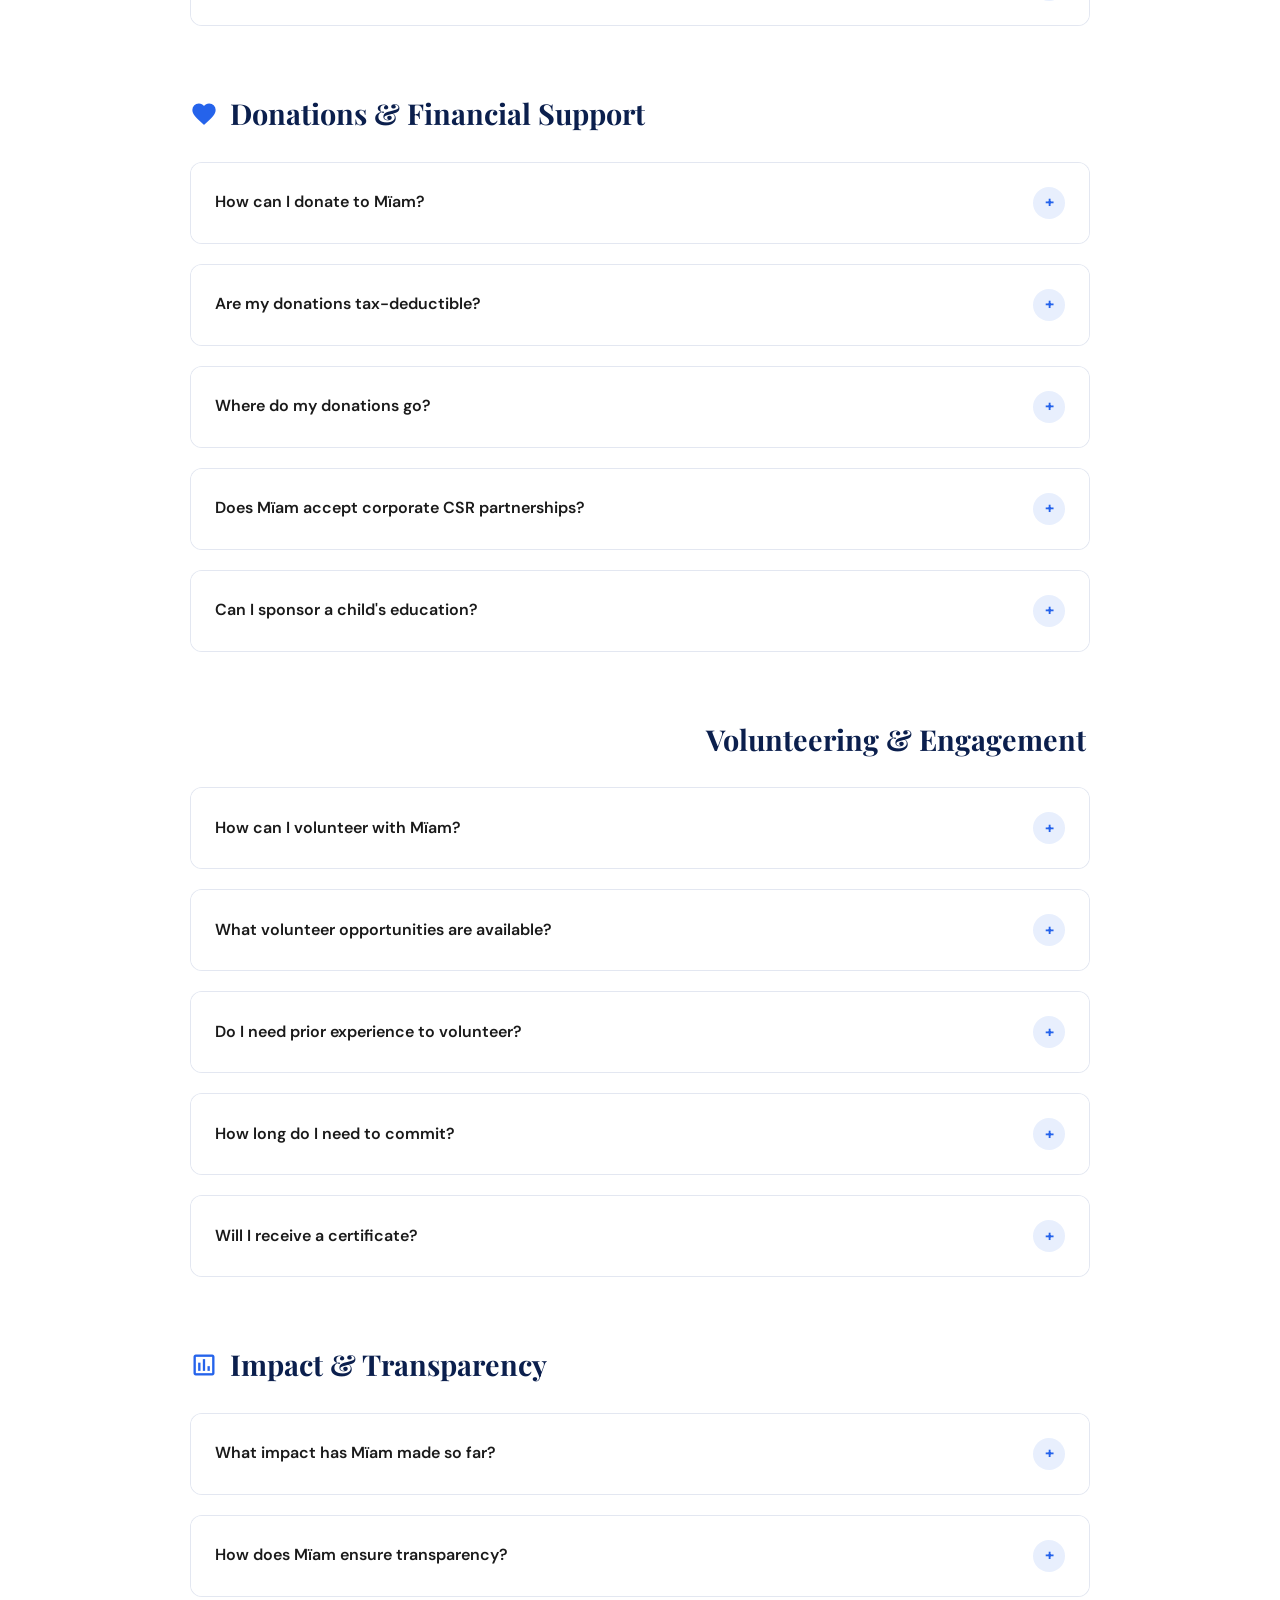
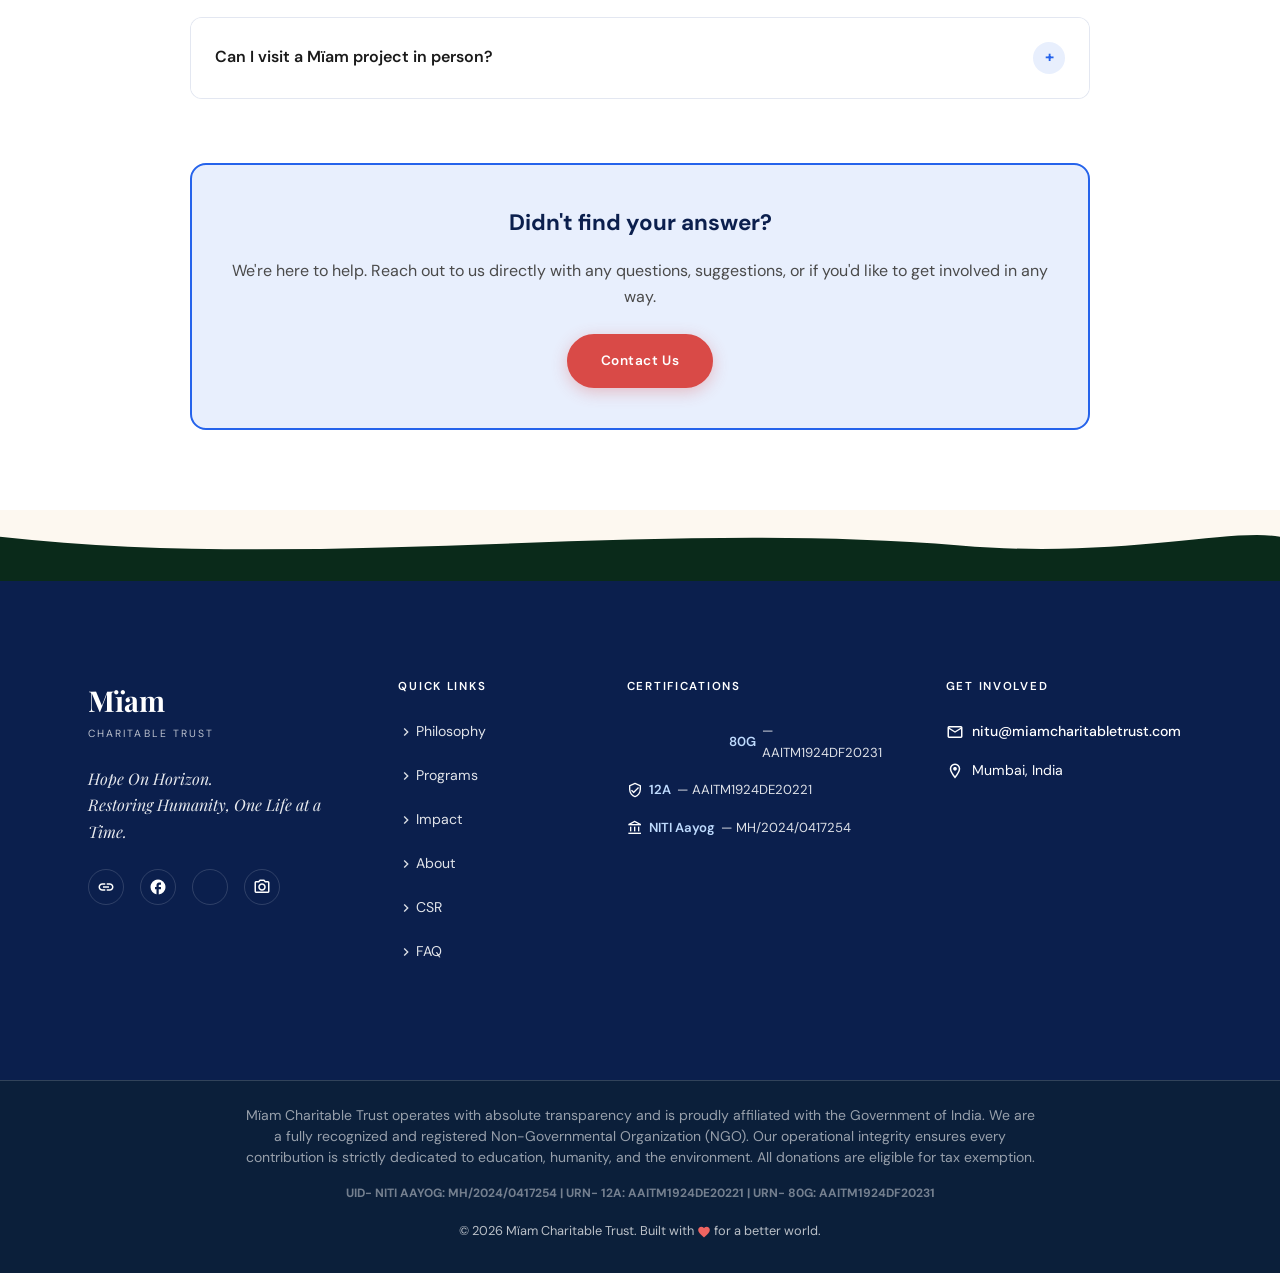
<file: faq.html>
<!DOCTYPE html>
<html lang="en">
<head>
  <meta charset="UTF-8">
  <meta name="viewport" content="width=device-width, initial-scale=1.0">
  <meta name="description" content="Frequently Asked Questions — Learn about Mïam Charitable Trust's programs, volunteering, donations, and impact.">
  <title>FAQ | Mïam Charitable Trust</title>

  <!-- Fonts -->
  <link rel="preconnect" href="https://fonts.googleapis.com">
  <link rel="preconnect" href="https://fonts.gstatic.com" crossorigin>
  <link href="https://fonts.googleapis.com/css2?family=Playfair+Display:ital,wght@0,400;0,500;0,600;0,700;1,400;1,600&family=DM+Sans:ital,wght@0,300;0,400;0,500;0,600;0,700;1,400&display=swap" rel="stylesheet">

  <!-- Material Icons -->
  <link href="https://fonts.googleapis.com/icon?family=Material+Icons+Outlined" rel="stylesheet">

  <link rel="stylesheet" href="styles.css">
  <link rel="stylesheet" href="responsive.css">
  <style>
    /* FAQ Page Styles */
    .page-header {
      padding: 180px 5% 100px;
      background: linear-gradient(135deg, var(--bg-surface) 0%, #e6f0ea 100%);
      text-align: center;
    }
    .page-header .section-heading {
      margin-bottom: 2rem;
    }
    .faq-section {
      padding: 80px 5%;
      background: var(--bg-white);
    }
    .faq-container {
      max-width: 900px;
      margin: 0 auto;
    }
    .faq-category {
      margin-bottom: 4rem;
    }
    .faq-category__title {
      font-family: var(--font-display);
      font-size: 1.8rem;
      color: var(--clr-forest-deep);
      margin-bottom: 1.5rem;
      display: flex;
      align-items: center;
      gap: 0.75rem;
    }
    .faq-category__title .material-icons-outlined {
      font-size: 28px;
      color: var(--clr-teal);
    }
    .faq-item {
      margin-bottom: 1.25rem;
      border: 1px solid var(--border-soft);
      border-radius: 12px;
      overflow: hidden;
      transition: all var(--t-normal) var(--ease-smooth);
      background: var(--bg-white);
    }
    .faq-item:hover {
      border-color: var(--clr-teal);
      box-shadow: 0 4px 16px rgba(13,148,136,0.1);
    }
    .faq-question {
      padding: 1.5rem;
      cursor: pointer;
      display: flex;
      align-items: center;
      justify-content: space-between;
      gap: 1rem;
      background: var(--bg-white);
      transition: all var(--t-fast) var(--ease-smooth);
    }
    .faq-question:hover {
      background: var(--bg-surface);
    }
    .faq-question__text {
      font-weight: 600;
      font-size: 1rem;
      color: var(--ink-primary);
      text-align: left;
      flex: 1;
    }
    .faq-question__toggle {
      width: 32px;
      height: 32px;
      border-radius: 50%;
      background: var(--clr-teal-bg);
      display: flex;
      align-items: center;
      justify-content: center;
      color: var(--clr-teal);
      font-weight: 700;
      flex-shrink: 0;
      transition: all var(--t-normal) var(--ease-smooth);
    }
    .faq-item.open .faq-question__toggle {
      background: var(--clr-teal);
      color: white;
      transform: rotate(180deg);
    }
    .faq-answer {
      max-height: 0;
      overflow: hidden;
      transition: max-height var(--t-normal) var(--ease-smooth);
    }
    .faq-item.open .faq-answer {
      max-height: 500px;
    }
    .faq-answer__text {
      padding: 0 1.5rem 1.5rem 1.5rem;
      color: var(--ink-secondary);
      line-height: 1.7;
      font-size: 0.95rem;
    }
    .faq-answer__text p {
      margin: 0 0 1rem 0;
    }
    .faq-answer__text p:last-child {
      margin-bottom: 0;
    }
    .faq-answer__text a {
      color: var(--clr-teal);
      font-weight: 500;
      text-decoration: none;
      border-bottom: 1px solid var(--clr-teal);
      transition: all var(--t-fast);
    }
    .faq-answer__text a:hover {
      color: var(--clr-teal-deep);
    }
    .faq-answer__text ul {
      margin: 1rem 0;
      padding-left: 1.5rem;
    }
    .faq-answer__text li {
      margin-bottom: 0.5rem;
    }
    .faq-cta {
      background: var(--clr-teal-bg);
      border: 2px solid var(--clr-teal);
      border-radius: 16px;
      padding: 2.5rem;
      text-align: center;
      margin-top: 4rem;
    }
    .faq-cta h3 {
      color: var(--clr-forest-deep);
      margin-bottom: 1rem;
      font-size: 1.4rem;
    }
    .faq-cta p {
      color: var(--ink-secondary);
      margin-bottom: 1.5rem;
    }
  </style>
</head>
<body>

  <!-- ═══════════════ NAVIGATION ═══════════════ -->
  <nav class="nav" id="nav">
    <div class="nav__container">
      <a href="index.html" class="nav__logo" aria-label="Mïam Charitable Trust Home">
        <span class="nav__logo-name">Mïam</span>
        <span class="nav__logo-sub">Charitable Trust</span>
      </a>

      <ul class="nav__links" id="nav-links">
        <li><a href="about.html" class="nav__link">Philosophy</a></li>

        <!-- Dropdown: Our Work -->
        <li class="nav__dropdown" id="nav-dropdown-work">
          <button class="nav__link nav__dropdown-trigger" aria-expanded="false" aria-haspopup="true">
            Our Work
            <span class="material-icons-outlined nav__chevron">expand_more</span>
          </button>
          <ul class="nav__dropdown-menu">
            <li><a href="programs.html#program-academy" class="nav__dropdown-link">
              <span class="material-icons-outlined nav__dd-icon">school</span>
              <div><strong>MIAM Academy</strong><small>Free Career Coaching</small></div>
            </a></li>
            <li><a href="programs.html#program-environment" class="nav__dropdown-link">
              <span class="material-icons-outlined nav__dd-icon">park</span>
              <div><strong>Environment</strong><small>Plantation & Conservation</small></div>
            </a></li>
            <li><a href="programs.html#program-animal" class="nav__dropdown-link">
              <span class="material-icons-outlined nav__dd-icon">pets</span>
              <div><strong>Animal Welfare</strong><small>Jiva Daya — Compassion</small></div>
            </a></li>
            <li><a href="programs.html#program-community" class="nav__dropdown-link">
              <span class="material-icons-outlined nav__dd-icon">diversity_3</span>
              <div><strong>Community</strong><small>Women & Rural Empowerment</small></div>
            </a></li>
          </ul>
        </li>

        <!-- Dropdown: Academy -->
        <li class="nav__dropdown" id="nav-dropdown-academy">
          <button class="nav__link nav__dropdown-trigger" aria-expanded="false" aria-haspopup="true">
            Academy
            <span class="material-icons-outlined nav__chevron">expand_more</span>
          </button>
          <ul class="nav__dropdown-menu">
            <li><a href="programs.html#program-academy" class="nav__dropdown-link">
              <span class="material-icons-outlined nav__dd-icon">fitness_center</span>
              <div><strong>Waghera, Nashik</strong><small>Physical & Exam Training</small></div>
            </a></li>
            <li><a href="programs.html#program-academy" class="nav__dropdown-link">
              <span class="material-icons-outlined nav__dd-icon">menu_book</span>
              <div><strong>Chintalpeth, Gadchiroli</strong><small>Career Coaching</small></div>
            </a></li>
            <li><a href="programs.html#program-academy" class="nav__dropdown-link">
              <span class="material-icons-outlined nav__dd-icon">local_library</span>
              <div><strong>Library Academy</strong><small>Lahvit & Donwade</small></div>
            </a></li>
          </ul>
        </li>

        <li><a href="index.html#impact" class="nav__link">Impact</a></li>
        <li><a href="csr.html" class="nav__link">CSR</a></li>
        <li><a href="faq.html" class="nav__link">FAQ</a></li>
        <li><a href="about.html#founder" class="nav__link">About</a></li>
        <li><a href="contact.html" class="nav__link">Contact</a></li>
        <li><a href="contact.html#donate" class="btn btn--nav">
          <span class="material-icons-outlined" style="font-size:16px">volunteer_activism</span>
          Donate Now
        </a></li>
      </ul>

      <button class="nav__hamburger" id="hamburger-btn" aria-label="Toggle Menu" aria-expanded="false">
        <span></span><span></span><span></span>
      </button>
    </div>
  </nav>

  <!-- ═══════════════ PAGE HEADER ═══════════════ -->
  <header class="page-header">
    <div class="reveal">
      <span class="eyebrow eyebrow--teal">Questions?</span>
      <h1 class="section-heading">Frequently Asked <em>Questions</em></h1>
      <p style="max-width: 700px; margin: 1rem auto; font-size: 1.1rem; color: var(--ink-secondary);">
        Have questions about our programs, volunteering, donations, or how we work? Find answers below. Can't find what you're looking for? <a href="contact.html" style="color: var(--clr-teal); font-weight: 600;">Reach out to us directly</a>.
      </p>
    </div>
  </header>

  <!-- Wave -->
  <div class="wave-divider wave-divider--white">
    <svg viewBox="0 0 1440 80" preserveAspectRatio="none"><path d="M0,40 C480,80 960,0 1440,40 L1440,80 L0,80 Z" fill="currentColor"/></svg>
  </div>

  <!-- ═══════════════ FAQ CONTENT ═══════════════ -->
  <section class="faq-section">
    <div class="faq-container">
      
      <!-- Category 1: About Mïam -->
      <div class="faq-category reveal">
        <h2 class="faq-category__title">
          <span class="material-icons-outlined">info</span>
          About Mïam Charitable Trust
        </h2>
        
        <div class="faq-item">
          <div class="faq-question">
            <span class="faq-question__text">What is Mïam Charitable Trust?</span>
            <span class="faq-question__toggle">+</span>
          </div>
          <div class="faq-answer">
            <div class="faq-answer__text">
              <p>Mïam Charitable Trust is a non-profit organization based in Mumbai, Maharashtra, dedicated to uplifting underserved communities—especially rural and tribal (Adivasi) populations. We work across multiple domains including education, healthcare, environmental sustainability, women empowerment, and animal welfare.</p>
              <p>Founded in 2021 by social entrepreneur Nitu Joshi, our core philosophy combines <strong>Sanskar + Sanskruti + Manavta</strong> (Values + Culture + Humanity).</p>
            </div>
          </div>
        </div>

        <div class="faq-item">
          <div class="faq-question">
            <span class="faq-question__text">Where does Mïam operate?</span>
            <span class="faq-question__toggle">+</span>
          </div>
          <div class="faq-answer">
            <div class="faq-answer__text">
              <p>We primarily operate across rural Maharashtra, with a strong focus on:</p>
              <ul>
                <li><strong>Gadchiroli</strong> — Tribal belt, Chintalpeth Academy</li>
                <li><strong>Nashik</strong> — Waghera Career Hub, tree plantation drives</li>
                <li><strong>Chandrapur</strong> — Community health and women empowerment initiatives</li>
              </ul>
              <p>Our headquarters is in Mumbai, Maharashtra, India.</p>
            </div>
          </div>
        </div>

        <div class="faq-item">
          <div class="faq-question">
            <span class="faq-question__text">Is Mïam a registered NGO?</span>
            <span class="faq-question__toggle">+</span>
          </div>
          <div class="faq-answer">
            <div class="faq-answer__text">
              <p>Yes. Mïam Charitable Trust is a fully registered NGO in India, recognized under:</p>
              <ul>
                <li><strong>80G Registration</strong> — Tax exemption for donor contributions (URN: AAITM1924DF20231)</li>
                <li><strong>12A Registration</strong> — Non-profit status recognition (URN: AAITM1924DE20221)</li>
                <li><strong>NITI Aayog NGO Darpan ID</strong> — National integration and transparency (UID: MH/2024/0417254)</li>
              </ul>
              <p>This makes us eligible for CSR partnerships, government grants, and individual donations with full tax benefits.</p>
            </div>
          </div>
        </div>

        <div class="faq-item">
          <div class="faq-question">
            <span class="faq-question__text">Who founded Mïam?</span>
            <span class="faq-question__toggle">+</span>
          </div>
          <div class="faq-answer">
            <div class="faq-answer__text">
              <p><strong>Nitu Joshi</strong> is the founder and director of Mïam Charitable Trust. She is a seasoned social entrepreneur with over 25 years of experience in entertainment, media, and social development. She was recognized as <strong>Best Social Worker by Mid-Day in 2023</strong>.</p>
              <p>Before founding Mïam, Nitu established Aayush Telefilms and Vedansh Entertainment, producing family-oriented content. She also leads the Ebina Group and produced the award-winning documentary <em>"Dharamraobaba Atram – Dilon Ka Raja"</em> (Best Documentary, Cine Dreams International Film Festival 2024), which highlights tribal stories.</p>
            </div>
          </div>
        </div>
      </div>

      <!-- Category 2: Programs & Work -->
      <div class="faq-category reveal reveal-delay-1">
        <h2 class="faq-category__title">
          <span class="material-icons-outlined">school</span>
          Our Programs & Work
        </h2>
        
        <div class="faq-item">
          <div class="faq-question">
            <span class="faq-question__text">What is the MIAM Academy?</span>
            <span class="faq-question__toggle">+</span>
          </div>
          <div class="faq-answer">
            <div class="faq-answer__text">
              <p>MIAM Academy is our flagship <strong>Mission Rozgar</strong> (Mission Employment) initiative. It's a network of free competitive exam coaching centres, physical training facilities, and community libraries in rural and tribal belts.</p>
              <p><strong>Key components:</strong></p>
              <ul>
                <li><strong>Waghera, Nashik Hub</strong> — Physical training and police/defense job preparation</li>
                <li><strong>Chintalpeth, Gadchiroli Centre</strong> — Career coaching in one of Maharashtra's most remote districts</li>
                <li><strong>Library Academy Initiative</strong> — Free, fully-stocked community libraries in Lahvit and Donwade villages</li>
              </ul>
              <p>These academies help marginalized youth secure stable government employment and pull their families out of generational poverty.</p>
            </div>
          </div>
        </div>

        <div class="faq-item">
          <div class="faq-question">
            <span class="faq-question__text">What environmental work does Mïam do?</span>
            <span class="faq-question__toggle">+</span>
          </div>
          <div class="faq-answer">
            <div class="faq-answer__text">
              <p>Our environmental initiatives focus on sustainable rural ecosystems:</p>
              <ul>
                <li><strong>Large-scale tree plantation drives</strong> — Thousands of trees planted across Nashik and Gadchiroli</li>
                <li><strong>"A Fruit Tree in Every Courtyard" campaign</strong> — Distributing fruit trees to rural households for food security and income generation</li>
                <li><strong>Wildlife awareness programs</strong> — Snake rescue workshops and ecosystem education for tribal youth</li>
              </ul>
              <p>We believe sustainable environmental practices are essential for rural development and long-term community prosperity.</p>
            </div>
          </div>
        </div>

        <div class="faq-item">
          <div class="faq-question">
            <span class="faq-question__text">Does Mïam work with animals?</span>
            <span class="faq-question__toggle">+</span>
          </div>
          <div class="faq-answer">
            <div class="faq-answer__text">
              <p>Yes. Our <strong>Jiva Daya</strong> (Compassion for Life) program focuses on animal welfare:</p>
              <ul>
                <li>Care for stray and injured animals</li>
                <li>Sterilization and vaccination drives</li>
                <li>Rescue and rehabilitation of wildlife</li>
                <li>Community awareness about animal rights</li>
              </ul>
              <p>Humanity extends to all living beings—this is core to our philosophy.</p>
            </div>
          </div>
        </div>

        <div class="faq-item">
          <div class="faq-question">
            <span class="faq-question__text">What community programs does Mïam run?</span>
            <span class="faq-question__toggle">+</span>
          </div>
          <div class="faq-answer">
            <div class="faq-answer__text">
              <p>We run multiple community empowerment programs:</p>
              <ul>
                <li><strong>Women Empowerment</strong> — Public speaking, leadership training, skill development, community awareness on social issues</li>
                <li><strong>Child Development</strong> — Educational activities, Sunday learning programs ("Sunday is Funday"), recreational engagement, nutrition support</li>
                <li><strong>Health & Social Welfare</strong> — Medical camps, food distribution, support to orphanages and old age homes</li>
                <li><strong>Education Initiatives</strong> — Notebook and school kit distribution, school bag donations, child sponsorship programs, school exposure trips</li>
              </ul>
            </div>
          </div>
        </div>
      </div>

      <!-- Category 3: Donations & Support -->
      <div class="faq-category reveal reveal-delay-2">
        <h2 class="faq-category__title">
          <span class="material-icons-outlined">favorite</span>
          Donations & Financial Support
        </h2>
        
        <div class="faq-item">
          <div class="faq-question">
            <span class="faq-question__text">How can I donate to Mïam?</span>
            <span class="faq-question__toggle">+</span>
          </div>
          <div class="faq-answer">
            <div class="faq-answer__text">
              <p>You can donate through multiple channels:</p>
              <ul>
                <li><strong>Bank Transfer</strong> — See donation details on our <a href="contact.html#donate">Contact page</a></li>
                <li><strong>Online Platforms</strong> — Check partner donation portals for easy online giving</li>
                <li><strong>Direct Contact</strong> — Email us at <a href="mailto:nitu@miamcharitabletrust.com">nitu@miamcharitabletrust.com</a> for customized giving options</li>
              </ul>
              <p>All donations are <strong>100% tax-deductible under Section 80G</strong> of the Income Tax Act.</p>
            </div>
          </div>
        </div>

        <div class="faq-item">
          <div class="faq-question">
            <span class="faq-question__text">Are my donations tax-deductible?</span>
            <span class="faq-question__toggle">+</span>
          </div>
          <div class="faq-answer">
            <div class="faq-answer__text">
              <p><strong>Yes.</strong> All donations to Mïam Charitable Trust are eligible for tax exemption under <strong>Section 80G of the Income Tax Act</strong>.</p>
              <p><strong>80G Registration Number:</strong> AAITM1924DF20231</p>
              <p>You can claim 100% of your donation as a tax deduction. We will provide you with proper documentation for your tax filing.</p>
            </div>
          </div>
        </div>

        <div class="faq-item">
          <div class="faq-question">
            <span class="faq-question__text">Where do my donations go?</span>
            <span class="faq-question__toggle">+</span>
          </div>
          <div class="faq-answer">
            <div class="faq-answer__text">
              <p>Your donations directly fund:</p>
              <ul>
                <li>Free education & career coaching at MIAM Academies</li>
                <li>Nutritional support and health camps in rural areas</li>
                <li>Tree plantation and environmental conservation projects</li>
                <li>Animal rescue and welfare operations</li>
                <li>Women empowerment and skill development programs</li>
                <li>School supplies and child sponsorships for underprivileged students</li>
              </ul>
              <p>We operate with <strong>radical transparency</strong>—we provide detailed financial reports, photographic evidence, and regular progress updates to all donors.</p>
            </div>
          </div>
        </div>

        <div class="faq-item">
          <div class="faq-question">
            <span class="faq-question__text">Does Mïam accept corporate CSR partnerships?</span>
            <span class="faq-question__toggle">+</span>
          </div>
          <div class="faq-answer">
            <div class="faq-answer__text">
              <p><strong>Yes.</strong> We actively partner with corporations for CSR initiatives. Our current partner is <strong>Surjagad Ispat Pvt. Ltd.</strong></p>
              <p>We offer:</p>
              <ul>
                <li>Custom CSR program design aligned with your ESG goals</li>
                <li>Comprehensive financial transparency and progress tracking</li>
                <li>Infrastructure development projects with long-term community benefit</li>
                <li>Regular reporting and stakeholder engagement</li>
              </ul>
              <p>Interested in partnering? <a href="csr.html">Learn more about our CSR framework</a> or <a href="contact.html">contact us directly</a>.</p>
            </div>
          </div>
        </div>

        <div class="faq-item">
          <div class="faq-question">
            <span class="faq-question__text">Can I sponsor a child's education?</span>
            <span class="faq-question__toggle">+</span>
          </div>
          <div class="faq-answer">
            <div class="faq-answer__text">
              <p><strong>Yes.</strong> We have child sponsorship programs where your donation directly covers:</p>
              <ul>
                <li>School fees and exam fees</li>
                <li>Textbooks and stationery</li>
                <li>School uniform and shoes</li>
                <li>Nutritional support and meals</li>
              </ul>
              <p>You'll receive regular updates on your sponsored child's progress. <a href="contact.html">Contact us</a> to set up a sponsorship.</p>
            </div>
          </div>
        </div>
      </div>

      <!-- Category 4: Volunteering -->
      <div class="faq-category reveal reveal-delay-3">
        <h2 class="faq-category__title">
          <span class="material-icons-outlined">volunteer_activism</span>
          Volunteering & Engagement
        </h2>
        
        <div class="faq-item">
          <div class="faq-question">
            <span class="faq-question__text">How can I volunteer with Mïam?</span>
            <span class="faq-question__toggle">+</span>
          </div>
          <div class="faq-answer">
            <div class="faq-answer__text">
              <p>We'd love your support! You can volunteer by:</p>
              <ul>
                <li><strong>Online Form</strong> — Fill out <a href="contact.html">our contact form</a> with "Volunteer" in the subject line</li>
                <li><strong>Direct Email</strong> — Email <a href="mailto:nitu@miamcharitabletrust.com">nitu@miamcharitabletrust.com</a> with your interest</li>
                <li><strong>Regional Coordinators</strong> — We'll connect you with the coordinator for your nearest area</li>
              </ul>
              <p>We have opportunities for both on-ground work (in field) and remote support (online mentoring, social media, content creation).</p>
            </div>
          </div>
        </div>

        <div class="faq-item">
          <div class="faq-question">
            <span class="faq-question__text">What volunteer opportunities are available?</span>
            <span class="faq-question__toggle">+</span>
          </div>
          <div class="faq-answer">
            <div class="faq-answer__text">
              <p><strong>On-Ground Opportunities:</strong></p>
              <ul>
                <li>Teaching and mentoring at MIAM Academies</li>
                <li>Environmental work (tree plantation, conservation)</li>
                <li>Animal welfare (rescue, care, rehabilitation)</li>
                <li>Community health and nutrition programs</li>
                <li>Women empowerment workshops</li>
              </ul>
              <p><strong>Remote Opportunities:</strong></p>
              <ul>
                <li>Online mentoring for exam preparation</li>
                <li>Content creation and storytelling</li>
                <li>Social media management</li>
                <li>Data analysis and reporting</li>
                <li>Fundraising and donor engagement</li>
              </ul>
            </div>
          </div>
        </div>

        <div class="faq-item">
          <div class="faq-question">
            <span class="faq-question__text">Do I need prior experience to volunteer?</span>
            <span class="faq-question__toggle">+</span>
          </div>
          <div class="faq-answer">
            <div class="faq-answer__text">
              <p><strong>No.</strong> We welcome volunteers from all backgrounds. What matters most is your willingness to learn and contribute meaningfully.</p>
              <p>Whether you're a student wanting summer experience, a professional taking a sabbatical, or a retiree giving back—there's a role for you at Mïam.</p>
              <p>We provide training and mentorship to help you succeed in your volunteer role.</p>
            </div>
          </div>
        </div>

        <div class="faq-item">
          <div class="faq-question">
            <span class="faq-question__text">How long do I need to commit?</span>
            <span class="faq-question__toggle">+</span>
          </div>
          <div class="faq-answer">
            <div class="faq-answer__text">
              <p>Commitment periods vary based on your availability and the program:</p>
              <ul>
                <li><strong>Short-term</strong> — Weekend volunteers, one-day events (tree planting, fundraisers)</li>
                <li><strong>Medium-term</strong> — 1-3 month programs (seasonal initiatives, summer programs)</li>
                <li><strong>Long-term</strong> — 6+ months for deeper impact (mentoring, program coordination)</li>
              </ul>
              <p>We're flexible and work with your schedule. Even 2-3 hours per week makes a real difference!</p>
            </div>
          </div>
        </div>

        <div class="faq-item">
          <div class="faq-question">
            <span class="faq-question__text">Will I receive a certificate?</span>
            <span class="faq-question__toggle">+</span>
          </div>
          <div class="faq-answer">
            <div class="faq-answer__text">
              <p><strong>Yes.</strong> All volunteers who complete their commitment period receive a formal certificate of appreciation detailing their hours and contributions.</p>
              <p>This is useful for:</p>
              <ul>
                <li>Resumé building (especially for students and job seekers)</li>
                <li>University admission portfolios</li>
                <li>Professional development records</li>
                <li>Documentation of social impact work</li>
              </ul>
            </div>
          </div>
        </div>
      </div>

      <!-- Category 5: Impact & Transparency -->
      <div class="faq-category reveal reveal-delay-4">
        <h2 class="faq-category__title">
          <span class="material-icons-outlined">assessment</span>
          Impact & Transparency
        </h2>
        
        <div class="faq-item">
          <div class="faq-question">
            <span class="faq-question__text">What impact has Mïam made so far?</span>
            <span class="faq-question__toggle">+</span>
          </div>
          <div class="faq-answer">
            <div class="faq-answer__text">
              <p>Since founding in 2021, Mïam has:</p>
              <ul>
                <li>Helped tribal youth secure government jobs in police and defense services</li>
                <li>Improved education access in 50+ remote villages across Maharashtra</li>
                <li>Planted 10,000+ trees and distributed 5,000+ fruit tree saplings</li>
                <li>Rescued and rehabilitated 1,000+ animals</li>
                <li>Empowered 2,000+ women through skill development programs</li>
                <li>Provided nutritional support and healthcare to 5,000+ community members</li>
              </ul>
              <p>These numbers continue to grow as we expand our footprint.</p>
            </div>
          </div>
        </div>

        <div class="faq-item">
          <div class="faq-question">
            <span class="faq-question__text">How does Mïam ensure transparency?</span>
            <span class="faq-question__toggle">+</span>
          </div>
          <div class="faq-answer">
            <div class="faq-answer__text">
              <p>We're committed to <strong>radical transparency</strong>:</p>
              <ul>
                <li><strong>Detailed Financial Reports</strong> — Annual breakdowns of income, expenses, and fund allocation</li>
                <li><strong>Photographic Evidence</strong> — Regular photos of projects and activities</li>
                <li><strong>GPS-Tagged Projects</strong> — Geolocation verification of environmental work</li>
                <li><strong>Impact Updates</strong> — Monthly newsletters and progress reports to donors</li>
                <li><strong>Third-Party Audits</strong> — Independent verification of our operations</li>
                <li><strong>Government Registration</strong> — Compliance with 80G, 12A, and NITI Aayog requirements</li>
              </ul>
              <p>You can trust that your donation is making real impact.</p>
            </div>
          </div>
        </div>

        <div class="faq-item">
          <div class="faq-question">
            <span class="faq-question__text">Can I visit a Mïam project in person?</span>
            <span class="faq-question__toggle">+</span>
          </div>
          <div class="faq-answer">
            <div class="faq-answer__text">
              <p><strong>Absolutely.</strong> We welcome donors, CSR partners, and supporters to visit our projects on the ground.</p>
              <p>You can visit:</p>
              <ul>
                <li>MIAM Academy in Nashik or Gadchiroli</li>
                <li>Active tree plantation sites</li>
                <li>Animal rehabilitation centers</li>
                <li>Community health camps and women empowerment programs</li>
              </ul>
              <p><a href="contact.html">Contact us</a> to arrange a site visit. We typically ask for 2-4 weeks notice and provide local accommodation guidance.</p>
            </div>
          </div>
        </div>
      </div>

      <!-- CTA Box -->
      <div class="faq-cta reveal reveal-delay-4">
        <h3>Didn't find your answer?</h3>
        <p>We're here to help. Reach out to us directly with any questions, suggestions, or if you'd like to get involved in any way.</p>
        <a href="contact.html" class="btn btn--primary">Contact Us</a>
      </div>

    </div>
  </section>

  <!-- ═══════════════ FOOTER ═══════════════ -->
  <footer class="footer" id="contact">
    <div class="footer__wave">
      <svg viewBox="0 0 1440 80" preserveAspectRatio="none">
        <path d="M0,30 C360,70 720,10 1080,40 C1260,55 1380,20 1440,30 L1440,80 L0,80 Z" fill="#0A2A1A"/>
      </svg>
    </div>
    <div class="footer__body">
      <div class="footer__inner">
        <div class="footer__brand">
          <span class="footer__logo-name">Mïam</span>
          <span class="footer__logo-sub">Charitable Trust</span>
          <p class="footer__tagline">Hope On Horizon.<br>Restoring Humanity, One Life at a Time.</p>
          <div class="footer__social">
            <a href="#" aria-label="LinkedIn"><span class="material-icons-outlined">link</span></a>
            <a href="#" aria-label="Facebook"><span class="material-icons-outlined">facebook</span></a>
            <a href="#" aria-label="YouTube"><span class="material-icons-outlined">smart_display</span></a>
            <a href="#" aria-label="Instagram"><span class="material-icons-outlined">photo_camera</span></a>
          </div>
        </div>

        <div class="footer__col">
          <h4 class="footer__col-title">Quick Links</h4>
          <ul class="footer__links">
            <li><a href="about.html"><span class="material-icons-outlined">chevron_right</span> Philosophy</a></li>
            <li><a href="programs.html"><span class="material-icons-outlined">chevron_right</span> Programs</a></li>
            <li><a href="index.html#impact"><span class="material-icons-outlined">chevron_right</span> Impact</a></li>
            <li><a href="about.html#founder"><span class="material-icons-outlined">chevron_right</span> About</a></li>
            <li><a href="csr.html"><span class="material-icons-outlined">chevron_right</span> CSR</a></li>
            <li><a href="faq.html"><span class="material-icons-outlined">chevron_right</span> FAQ</a></li>
          </ul>
        </div>

        <div class="footer__col">
          <h4 class="footer__col-title">Certifications</h4>
          <div class="footer__certs">
            <div class="footer-cert"><span class="material-icons-outlined">shield</span> <strong>80G</strong> — AAITM1924DF20231</div>
            <div class="footer-cert"><span class="material-icons-outlined">verified_user</span> <strong>12A</strong> — AAITM1924DE20221</div>
            <div class="footer-cert"><span class="material-icons-outlined">account_balance</span> <strong>NITI Aayog</strong> — MH/2024/0417254</div>
          </div>
        </div>

        <div class="footer__col">
          <h4 class="footer__col-title">Get Involved</h4>
          <p class="footer__contact-detail">
            <span class="material-icons-outlined">email</span>
            <a href="mailto:nitu@miamcharitabletrust.com">nitu@miamcharitabletrust.com</a>
          </p>
          <p class="footer__contact-detail">
            <span class="material-icons-outlined">location_on</span>
            Mumbai, India
          </p>
        </div>
      </div>

      <div class="footer__bottom" style="flex-direction: column; text-align: center; gap: 1rem;">
        <p style="font-size: 14px; opacity: 0.8; max-width: 800px; line-height: 1.5; margin: 0 auto;">Mïam Charitable Trust operates with absolute transparency and is proudly affiliated with the Government of India. We are a fully recognized and registered Non-Governmental Organization (NGO). Our operational integrity ensures every contribution is strictly dedicated to education, humanity, and the environment. All donations are eligible for tax exemption.</p>
        <p style="text-transform: uppercase; font-size: 12px; opacity: 0.6; font-weight: bold;">UID- NITI Aayog: MH/2024/0417254 | URN- 12A: AAITM1924DE20221 | URN- 80G: AAITM1924DF20231</p>
        <p>© 2024 Mïam Charitable Trust. Built with <span class="material-icons-outlined" style="font-size:14px;vertical-align:middle;color:#EF6461">favorite</span> for a better world.</p>
      </div>
    </div>
  </footer>

  <button class="scroll-top" id="scroll-top" aria-label="Scroll to top">
    <span class="material-icons-outlined">keyboard_arrow_up</span>
  </button>
  <script src="script.js"></script>
  <script>
    // FAQ Accordion functionality
    document.querySelectorAll('.faq-item .faq-question').forEach(question => {
      question.addEventListener('click', function() {
        const item = this.closest('.faq-item');
        const isOpen = item.classList.contains('open');
        
        // Close all other items
        document.querySelectorAll('.faq-item.open').forEach(openItem => {
          if (openItem !== item) {
            openItem.classList.remove('open');
          }
        });
        
        // Toggle current item
        if (isOpen) {
          item.classList.remove('open');
        } else {
          item.classList.add('open');
        }
      });
    });
  </script>
</body>
</html>
</file>
<file: styles.css>
/* ═══════════════════════════════════════════════════════
   MÏAM CHARITABLE TRUST — STYLESHEET v3
   Design: Vibrant, Organic, Artistic
   Palette: Teal + Coral + Forest (NO YELLOW)
   Icons: Google Material Icons Outlined
   ═══════════════════════════════════════════════════════ */

:root {
  /* ─── Primary: Blue / Navy ─── */
  --clr-teal:         #2563EB;
  --clr-teal-deep:    #1D4ED8;
  --clr-teal-light:   #60A5FA;
  --clr-teal-muted:   #BFDBFE;
  --clr-teal-bg:      rgba(37,99,235,0.10);

  --clr-forest:       #1E3A8A;
  --clr-forest-deep:  #0B1F4D;
  --clr-forest-light: #3B82F6;

  /* ─── Secondary: Coral / Warm ─── */
  --clr-coral:        #D94A47;
  --clr-coral-deep:   #B83230;
  --clr-coral-soft:   #F5B3B1;
  --clr-coral-bg:     rgba(217,74,71,0.10);

  /* ─── Accent: Amber ─── */
  --clr-amber:        #F59E0B;
  --clr-amber-bg:     rgba(245,158,11,0.1);

  /* ─── Backgrounds ─── */
  --bg-ivory:         #FDF8F0;
  --bg-white:         #FFFFFF;
  --bg-surface:       #F7F2EA;

  /* ─── Ink ─── */
  --ink-primary:      #1A1A1A;
  --ink-secondary:    #4A4A4A;
  --ink-tertiary:     #7A7A7A;
  --ink-light:        #FFFFFF;
  --ink-light-muted:  rgba(255,255,255,0.75);

  /* ─── Borders ─── */
  --border-soft:      rgba(30,58,138,0.12);
  --border-warm:      rgba(212,118,60,0.15);

  /* ─── Typography ─── */
  --font-display: 'Playfair Display', Georgia, serif;
  --font-body:    'DM Sans', system-ui, sans-serif;

  /* ─── Spacing ─── */
  --sp-1:0.5rem; --sp-2:1rem; --sp-3:1.5rem; --sp-4:2rem;
  --sp-5:3rem; --sp-6:4rem; --sp-8:6rem; --sp-10:8rem; --sp-12:10rem;

  /* ─── Radii ─── */
  --r-soft: 20px;
  --r-pill: 100px;
  --r-organic-1: 30% 70% 70% 30% / 30% 30% 70% 70%;
  --r-organic-2: 60% 40% 30% 70% / 60% 30% 70% 40%;

  /* ─── Shadows ─── */
  --shadow-soft:  0 10px 30px rgba(9,30,80,0.10);
  --shadow-card:  0 4px 20px rgba(0,0,0,0.06);
  --shadow-hover: 0 12px 40px rgba(37,99,235,0.16);

  /* ─── Transitions ─── */
  --ease-smooth: cubic-bezier(0.4,0,0.2,1);
  --ease-bounce: cubic-bezier(0.34,1.56,0.64,1);
  --t-fast:0.25s; --t-normal:0.5s; --t-slow:0.8s;

  /* ─── Warm Glass ─── */
  --glass-bg:     rgba(255,255,255,0.85);
  --glass-border: rgba(255,255,255,0.6);
  --glass-blur:   16px;
  --glass-shadow: 0 10px 30px rgba(9,30,80,0.06);
}

/* ─── RESET ─── */
*,*::before,*::after{box-sizing:border-box;margin:0;padding:0}
html{scroll-behavior:smooth;font-size:16px;-webkit-text-size-adjust:100%}
body{font-family:var(--font-body);font-size:1rem;line-height:1.65;color:var(--ink-secondary);background:var(--bg-ivory);overflow-x:hidden;-webkit-font-smoothing:antialiased}
img{display:block;max-width:100%;height:auto}
a{color:inherit;text-decoration:none}
ul{list-style:none}
em{font-style:italic}
strong{font-weight:600}
::selection{background:var(--clr-teal-muted);color:var(--clr-forest-deep)}

/* ─── WARM GLASS ─── */
.glass-warm{background:var(--glass-bg);backdrop-filter:blur(var(--glass-blur));-webkit-backdrop-filter:blur(var(--glass-blur));border:1px solid var(--glass-border);box-shadow:var(--glass-shadow)}

/* ─── SCROLL REVEAL ─── */
.reveal{opacity:0;transform:translateY(30px);transition:opacity var(--t-slow) var(--ease-smooth),transform var(--t-slow) var(--ease-smooth)}
.reveal.is-visible{opacity:1;transform:translateY(0)}
.reveal-delay-1{transition-delay:.1s}
.reveal-delay-2{transition-delay:.2s}
.reveal-delay-3{transition-delay:.3s}
.reveal-delay-4{transition-delay:.4s}

/* ─── TYPOGRAPHY ─── */
.eyebrow{display:inline-flex;align-items:center;gap:4px;font-family:var(--font-body);font-size:.75rem;font-weight:600;letter-spacing:.2em;text-transform:uppercase;color:var(--clr-teal-deep);margin-bottom:var(--sp-2)}
.eyebrow--teal{color:var(--clr-teal)}
.eyebrow--coral{color:var(--clr-coral)}
.eyebrow--light{color:var(--clr-teal-muted)}
.eyebrow--green{color:var(--clr-forest-light)}

.section-heading{font-family:var(--font-display);font-size:clamp(2.2rem,4.5vw,3.8rem);font-weight:600;line-height:1.15;color:var(--ink-primary);margin-bottom:var(--sp-3)}
.section-heading em{color:var(--clr-teal)}
.section-heading--light{color:var(--ink-light)}
.section-heading--light em{color:var(--clr-teal-muted)}
.section-sub{font-size:1.1rem;color:var(--ink-secondary);max-width:600px;line-height:1.6}

/* ─── BUTTONS ─── */
.btn{display:inline-flex;align-items:center;gap:6px;padding:.85rem 2rem;border-radius:var(--r-pill);font-family:var(--font-body);font-size:.85rem;font-weight:600;letter-spacing:.04em;cursor:pointer;border:2px solid transparent;transition:all var(--t-fast) var(--ease-smooth);text-decoration:none}
.btn .material-icons-outlined{font-size:18px}

.btn--primary{background:var(--clr-coral);color:var(--ink-light);border-color:var(--clr-coral);box-shadow:0 4px 16px rgba(217,74,71,.3)}
.btn--primary:hover{background:var(--clr-coral-deep);transform:translateY(-2px);box-shadow:0 8px 24px rgba(217,74,71,.35)}

.btn--ghost-light{background:transparent;color:var(--ink-light);border-color:rgba(255,255,255,.4)}
.btn--ghost-light:hover{background:rgba(255,255,255,.15);border-color:rgba(255,255,255,.7)}

.btn--nav{background:var(--clr-teal);color:var(--ink-light);padding:.6rem 1.4rem;font-size:.8rem;border-color:var(--clr-teal);gap:4px}
.btn--nav:hover{background:var(--clr-teal-deep);border-color:var(--clr-teal-deep)}
.btn--lg{padding:1rem 2.5rem;font-size:.95rem}

/* ─── TRUST PILL (Hero) ─── */
.trust-pill{display:inline-flex;align-items:center;gap:6px;background:rgba(255,255,255,.2);backdrop-filter:blur(10px);border:1px solid rgba(255,255,255,.3);border-radius:var(--r-pill);padding:.35rem 1rem;font-size:.7rem;font-weight:600;letter-spacing:.1em;text-transform:uppercase;color:var(--ink-light)}

/* ─── MUI CHIP ─── */
.chip{display:inline-flex;align-items:center;gap:4px;padding:.25rem .75rem;border-radius:var(--r-pill);font-size:.72rem;font-weight:500;background:var(--clr-teal-bg);color:var(--clr-teal-deep);border:1px solid rgba(37,99,235,.15)}
.chip .material-icons-outlined{font-size:14px}

/* ─── WAVE DIVIDERS ─── */
.wave-divider{line-height:0;overflow:hidden;margin-top:-1px}
.wave-divider svg{display:block;width:100%}
.wave-divider--ivory{color:var(--bg-ivory);background:transparent}
.wave-divider--white{color:var(--bg-white);background:var(--bg-ivory)}
.wave-divider--surface{color:var(--bg-surface);background:var(--bg-white)}
.wave-divider--dark{color:var(--clr-forest-deep);background:var(--bg-surface)}
.wave-divider--ivory-from-dark{color:var(--bg-ivory);background:var(--clr-forest-deep)}

/* ═══════════════ NAVIGATION ═══════════════ */
.nav{position:fixed;top:0;left:0;right:0;z-index:100;padding:var(--sp-3) 0;transition:all var(--t-normal) var(--ease-smooth)}
.nav.scrolled{background:var(--glass-bg);backdrop-filter:blur(20px);-webkit-backdrop-filter:blur(20px);padding:var(--sp-2) 0;box-shadow:var(--shadow-soft);border-bottom:1px solid rgba(37,99,235,.10)}
.nav__container{max-width:1400px;margin:0 auto;padding:0 var(--sp-5);display:flex;align-items:center}
.nav__logo{display:flex;flex-direction:column;line-height:1;text-decoration:none}
.nav__logo-name{font-family:var(--font-display);font-size:1.5rem;font-weight:700;color:var(--ink-primary);letter-spacing:.04em;transition:color var(--t-fast)}
.nav__logo-sub{font-size:.6rem;font-weight:500;letter-spacing:.2em;text-transform:uppercase;color:var(--ink-tertiary);margin-top:2px;transition:color var(--t-fast)}
.nav.scrolled .nav__logo-name{color:var(--ink-primary)}
.nav.scrolled .nav__logo-sub{color:var(--ink-tertiary)}

.nav__links{display:flex;align-items:center;gap:var(--sp-3);margin-left:auto}
.nav__link{font-size:.82rem;font-weight:500;color:var(--ink-primary);transition:color var(--t-fast);cursor:pointer;background:none;border:none;font-family:inherit;display:inline-flex;align-items:center;gap:2px}
.nav__link:hover{color:var(--clr-teal)}
.nav.scrolled .nav__link{color:var(--ink-secondary)}
.nav.scrolled .nav__link:hover{color:var(--clr-teal)}
.nav__chevron{font-size:18px!important;transition:transform var(--t-fast)}

/* Dropdown */
.nav__dropdown{position:relative}
.nav__dropdown.is-open .nav__chevron{transform:rotate(180deg)}
.nav__dropdown-menu{position:absolute;top:calc(100% + 12px);left:50%;transform:translateX(-50%) translateY(8px);min-width:280px;background:var(--glass-bg);backdrop-filter:blur(20px);-webkit-backdrop-filter:blur(20px);border:1px solid var(--glass-border);border-radius:var(--r-soft);padding:var(--sp-2);box-shadow:0 12px 40px rgba(0,0,0,.1);opacity:0;visibility:hidden;pointer-events:none;transition:all var(--t-fast) var(--ease-smooth);z-index:200}
.nav__dropdown.is-open .nav__dropdown-menu{opacity:1;visibility:visible;pointer-events:all;transform:translateX(-50%) translateY(0)}
.nav__dropdown-link{display:flex;align-items:center;gap:var(--sp-2);padding:.75rem 1rem;border-radius:12px;transition:background var(--t-fast);color:var(--ink-primary)}
.nav__dropdown-link:hover{background:var(--clr-teal-bg)}
.nav__dropdown-link strong{display:block;font-size:.88rem;color:var(--ink-primary)}
.nav__dropdown-link small{display:block;font-size:.72rem;color:var(--ink-tertiary);margin-top:2px}
.nav__dd-icon{font-size:22px;color:var(--clr-teal)}

/* Hamburger */
.nav__hamburger{display:none;flex-direction:column;gap:5px;background:none;border:none;cursor:pointer;padding:var(--sp-1);margin-left:auto}
.nav__hamburger span{display:block;width:26px;height:2px;background:var(--ink-primary);border-radius:2px;transition:all var(--t-fast)}
.nav.scrolled .nav__hamburger span{background:var(--ink-primary)}

/* Index page: keep white header text over hero */
.page-index .nav__logo-name{color:var(--ink-light)}
.page-index .nav__logo-sub{color:var(--ink-light-muted)}
.page-index .nav__link{color:var(--ink-light-muted)}
.page-index .nav__link:hover{color:var(--ink-light)}
.page-index .nav__hamburger span{background:var(--ink-light)}
.nav__hamburger.active span:nth-child(1){transform:rotate(45deg) translateY(5px)}
.nav__hamburger.active span:nth-child(2){opacity:0}
.nav__hamburger.active span:nth-child(3){transform:rotate(-45deg) translateY(-5px)}

/* ═══════════════ HERO ═══════════════ */
.hero{position:relative;min-height:100svh;display:flex;align-items:center;overflow:hidden}
.hero__media{position:absolute;inset:0;z-index:0}
.hero__img{width:100%;height:100%;object-fit:cover;object-position:center 30%}
.hero__overlay{position:absolute;inset:0;background:linear-gradient(135deg,rgba(11,31,77,.88) 0%,rgba(37,99,235,.4) 50%,transparent 100%),linear-gradient(to top,rgba(11,31,77,.6) 0%,transparent 40%)}
.hero__content{position:relative;z-index:1;width:100%;max-width:1400px;margin:0 auto;padding:var(--sp-12) var(--sp-5) var(--sp-8)}
.hero__govt-bar{display:inline-flex;align-items:center;gap:8px;background:rgba(217,74,71,.9);color:var(--ink-light);padding:.5rem 1.5rem;border-radius:var(--r-pill);font-size:.75rem;font-weight:600;letter-spacing:.05em;margin-bottom:var(--sp-4)}
.hero__badge-row{display:flex;flex-wrap:wrap;gap:var(--sp-2);margin-bottom:var(--sp-5)}
.hero__headline{font-family:var(--font-display);font-size:clamp(2.5rem,6.5vw,5rem);font-weight:700;line-height:1.08;color:var(--ink-light);margin-bottom:var(--sp-4);max-width:800px}
.hero__headline em{font-style:italic;color:#8fd8ff}
.hero__dot{color:var(--clr-coral)}
.hero__sub{font-size:clamp(1rem,1.5vw,1.15rem);color:var(--ink-light-muted);line-height:1.6;max-width:550px;margin-bottom:var(--sp-6)}
.hero__ctas{display:flex;flex-wrap:wrap;gap:var(--sp-3)}

.hero__scroll-cue{position:absolute;bottom:var(--sp-5);left:50%;transform:translateX(-50%);z-index:2;display:flex;flex-direction:column;align-items:center;gap:8px}
.scroll-mouse{width:24px;height:38px;border:2px solid rgba(255,255,255,.4);border-radius:12px;display:flex;justify-content:center;padding-top:8px}
.scroll-mouse__dot{width:4px;height:8px;background:var(--ink-light);border-radius:4px;animation:scroll-bounce 2s infinite}
@keyframes scroll-bounce{0%,100%{transform:translateY(0);opacity:1}50%{transform:translateY(10px);opacity:.3}}
.scroll-label{font-size:.65rem;font-weight:500;letter-spacing:.2em;text-transform:uppercase;color:rgba(255,255,255,.5)}

/* ─── Hero Impact Grid ─── */
.hero__impact-grid{display:grid;grid-template-columns:repeat(9,1fr);gap:var(--sp-3);margin-top:var(--sp-3);padding:0 var(--sp-2);max-width:100%;width:100%;position:relative;z-index:10}

/* ═══════════════ IMPACT FOCUS AREAS ═══════════════ */
.impact-focus__item{display:flex;flex-direction:column;align-items:center;gap:var(--sp-2);text-align:center;transition:all var(--t-normal) var(--ease-smooth)}

.impact-focus__icon{width:90px;height:90px;border-radius:50%;display:flex;align-items:center;justify-content:center;font-size:40px;box-shadow:0 4px 16px rgba(0,0,0,.15);transition:all var(--t-normal) var(--ease-smooth)}
.impact-focus__icon .material-icons-outlined{font-size:40px;display:block}

.impact-focus__icon--red{background:linear-gradient(135deg,#D94A47 0%,#B83230 100%);color:white}
.impact-focus__icon--green{background:linear-gradient(135deg,#10B981 0%,#059669 100%);color:white}
.impact-focus__icon--blue{background:linear-gradient(135deg,#3B82F6 0%,#1D4ED8 100%);color:white}
.impact-focus__icon--amber{background:linear-gradient(135deg,#F59E0B 0%,#D97706 100%);color:white}
.impact-focus__icon--orange{background:linear-gradient(135deg,#F97316 0%,#EA580C 100%);color:white}

.impact-focus__item:hover .impact-focus__icon{transform:translateY(-6px);box-shadow:0 8px 24px rgba(0,0,0,.2)}
.impact-focus__item:hover{transform:translateY(-2px)}

.impact-focus__label{font-family:var(--font-body);font-size:.78rem;font-weight:600;color:rgba(255,255,255,.95);line-height:1.3;letter-spacing:.02em;margin:0;text-shadow:0 1px 3px rgba(0,0,0,.2)}

/* ═══════════════ PILLARS ═══════════════ */
.pillars{padding:var(--sp-10) 0 var(--sp-12);background:var(--bg-ivory)}
.pillars__inner{max-width:1200px;margin:0 auto;padding:0 var(--sp-5)}
.pillars__header{text-align:center;margin-bottom:var(--sp-10)}
.pillars__header .section-sub{margin:0 auto}

.pillars__grid{display:grid;grid-template-columns:repeat(3,1fr);gap:var(--sp-4);position:relative}
.pillars__grid>:nth-child(2){transform:translateY(-20px)}

.pillar-card{background:var(--bg-white);border-radius:var(--r-soft);padding:var(--sp-6) var(--sp-5);text-align:center;box-shadow:var(--shadow-card);border:1px solid var(--border-soft);transition:all var(--t-normal) var(--ease-smooth);position:relative;overflow:hidden}
.pillar-card::before{content:'';position:absolute;top:0;left:0;right:0;height:4px;border-radius:var(--r-soft) var(--r-soft) 0 0;transition:height var(--t-normal)}
.pillar-card--humanity::before{background:var(--clr-teal)}
.pillar-card--culture::before{background:var(--clr-coral)}
.pillar-card--values::before{background:var(--clr-amber)}
.pillar-card:hover{transform:translateY(-8px);box-shadow:var(--shadow-hover)}
.pillar-card:hover::before{height:6px}
.pillars__grid>:nth-child(2):hover{transform:translateY(-28px)}

.pillar-card__icon-wrap{width:72px;height:72px;border-radius:50%;display:flex;align-items:center;justify-content:center;margin:0 auto var(--sp-4)}
.pillar-card__icon-wrap .material-icons-outlined{font-size:32px}
.pillar-card__icon-wrap--teal{background:var(--clr-teal-bg);color:var(--clr-teal)}
.pillar-card__icon-wrap--coral{background:var(--clr-coral-bg);color:var(--clr-coral)}
.pillar-card__icon-wrap--amber{background:var(--clr-amber-bg);color:var(--clr-amber)}

.pillar-card__hindi{font-size:1.8rem;color:var(--ink-tertiary);opacity:.6;margin-bottom:4px}
.pillar-card__title{font-family:var(--font-display);font-size:1.6rem;font-weight:600;color:var(--ink-primary);margin-bottom:4px}
.pillar-card__subtitle{font-size:.75rem;font-weight:600;letter-spacing:.15em;text-transform:uppercase;color:var(--clr-teal);margin-bottom:var(--sp-3)}
.pillar-card__desc{font-size:.95rem;color:var(--ink-secondary);line-height:1.6}

/* ═══════════════ MISSION ═══════════════ */
.mission{padding:var(--sp-10) 0;background:var(--bg-white)}
.mission__inner{max-width:1100px;margin:0 auto;padding:0 var(--sp-5)}
.mission__grid{display:grid;grid-template-columns:1fr 1fr;gap:var(--sp-4)}
.mission__card{padding:var(--sp-6);border-radius:var(--r-soft);position:relative}
.mission__card-icon{width:48px;height:48px;border-radius:50%;background:var(--clr-teal-bg);display:flex;align-items:center;justify-content:center;margin-bottom:var(--sp-3)}
.mission__card-icon .material-icons-outlined{font-size:24px;color:var(--clr-teal)}
.mission__card p{font-size:1.1rem;line-height:1.65;color:var(--ink-secondary)}
.mission__card em{color:var(--clr-teal);font-weight:500}

/* ═══════════════ PROGRAMS ═══════════════ */
.programs{padding:var(--sp-10) 0 var(--sp-12);background:var(--bg-surface)}
.programs__inner{max-width:1200px;margin:0 auto;padding:0 var(--sp-5)}
.programs__header{margin-bottom:var(--sp-8)}

/* Hub Visual */
.hub-visual{text-align:center;margin-bottom:var(--sp-12);padding:var(--sp-6) var(--sp-4)}
.hub-visual__center{display:inline-flex;flex-direction:column;align-items:center;gap:8px;padding:var(--sp-4) var(--sp-6);background:var(--clr-teal);border-radius:50%;width:160px;height:160px;justify-content:center;color:var(--ink-light);box-shadow:0 8px 32px rgba(37,99,235,.3)}
.hub-visual__center .material-icons-outlined{font-size:36px}
.hub-visual__center strong{font-size:.75rem;letter-spacing:.1em}
.hub-visual__spokes{display:flex;flex-wrap:wrap;justify-content:center;gap:var(--sp-2);margin-top:var(--sp-5)}
.hub-spoke{display:inline-flex;align-items:center;gap:6px;padding:.5rem 1.2rem;background:var(--bg-white);border:1px solid var(--border-soft);border-radius:var(--r-pill);font-size:.8rem;font-weight:500;color:var(--ink-secondary);box-shadow:var(--shadow-card);transition:all var(--t-fast)}
.hub-spoke:hover{border-color:var(--clr-teal);color:var(--clr-teal);transform:translateY(-2px)}
.hub-spoke .material-icons-outlined{font-size:18px;color:var(--clr-teal)}

/* Program Row */
.program-row{display:grid;grid-template-columns:1fr 1fr;gap:var(--sp-8);align-items:center;margin-bottom:var(--sp-12)}
.program-row--reverse{direction:rtl}
.program-row--reverse>*{direction:ltr}
.program-row__image-wrap{overflow:hidden;box-shadow:var(--shadow-card)}
.program-row__image-wrap--organic-1{border-radius:var(--r-organic-1)}
.program-row__image-wrap--organic-2{border-radius:var(--r-organic-2)}
.program-row__img{width:100%;height:100%;object-fit:cover;aspect-ratio:4/3;transition:transform var(--t-slow) var(--ease-smooth)}
.program-row:hover .program-row__img{transform:scale(1.05)}

.program-row__tag{display:inline-flex;align-items:center;gap:6px;font-size:.7rem;font-weight:600;letter-spacing:.12em;text-transform:uppercase;padding:.35rem 1rem;border-radius:var(--r-pill);margin-bottom:var(--sp-3)}
.program-row__tag .material-icons-outlined{font-size:16px}
.program-row__tag--teal{background:var(--clr-teal-bg);color:var(--clr-teal-deep)}
.program-row__tag--forest{background:rgba(59,130,246,.14);color:var(--clr-forest-light)}

.program-row__title{font-family:var(--font-display);font-size:2.2rem;font-weight:600;color:var(--ink-primary);margin-bottom:var(--sp-3)}
.program-row__lead{font-size:1.05rem;color:var(--ink-secondary);margin-bottom:var(--sp-4);line-height:1.6}

.program-row__list{display:flex;flex-direction:column;gap:var(--sp-3)}
.program-row__list li{display:flex;gap:var(--sp-2);font-size:.95rem;color:var(--ink-secondary);line-height:1.5}
.program-row__list-icon{font-size:20px;color:var(--clr-teal);flex-shrink:0;margin-top:2px}

/* Programs Pair */
.programs__pair{display:grid;grid-template-columns:1fr 1fr;gap:var(--sp-4)}
.program-card{border-radius:var(--r-soft);padding:var(--sp-5);transition:all var(--t-normal) var(--ease-smooth)}
.program-card:hover{transform:translateY(-4px);box-shadow:var(--shadow-hover)}
.program-card__icon-wrap{width:100%;height:180px;overflow:hidden;border-radius:16px;margin-bottom:var(--sp-3)}
.program-card__thumb{width:100%;height:100%;object-fit:cover;transition:transform var(--t-slow) var(--ease-smooth)}
.program-card__thumb--top{object-position:center top}
.program-card:hover .program-card__thumb{transform:scale(1.05)}
.program-card__tag{display:inline-flex;align-items:center;gap:6px;font-size:.7rem;font-weight:600;letter-spacing:.1em;text-transform:uppercase;color:var(--clr-coral);margin-bottom:var(--sp-2)}
.program-card__tag .material-icons-outlined{font-size:16px}
.program-card__title{font-family:var(--font-display);font-size:1.5rem;font-weight:600;color:var(--ink-primary);margin-bottom:var(--sp-2)}
.program-card__chips{display:flex;flex-wrap:wrap;gap:6px;margin-top:var(--sp-3)}

/* ═══════════════ IMPACT ═══════════════ */
.impact{padding:var(--sp-12) 0;background:var(--clr-forest-deep);position:relative}
.impact__inner{max-width:1200px;margin:0 auto;padding:0 var(--sp-5)}
.impact__header{text-align:center;margin-bottom:var(--sp-10)}

.impact__grid{display:grid;grid-template-columns:repeat(3,1fr);gap:var(--sp-4);margin-bottom:var(--sp-10)}
.impact-stat{text-align:center;padding:var(--sp-5) var(--sp-3);background:rgba(255,255,255,.05);border:1px solid rgba(255,255,255,.08);border-radius:var(--r-soft);transition:all var(--t-normal)}
.impact-stat:hover{background:rgba(255,255,255,.1);transform:translateY(-4px)}
.impact-stat__icon{margin-bottom:var(--sp-2)}
.impact-stat__icon .material-icons-outlined{font-size:28px;color:var(--clr-teal-muted)}
.impact-stat__number{font-family:var(--font-display);font-size:3rem;font-weight:700;color:var(--clr-teal-muted);line-height:1}
.impact-stat__suffix{font-family:var(--font-display);font-size:1.8rem;color:var(--clr-teal-muted)}
.impact-stat__label{font-size:.85rem;color:var(--ink-light-muted);margin-top:var(--sp-2);letter-spacing:.05em}

/* Infographic */
.infographic{margin-bottom:var(--sp-10);padding:var(--sp-6);background:rgba(255,255,255,.05);border:1px solid rgba(255,255,255,.08);border-radius:var(--r-soft)}
.infographic__title{display:flex;align-items:center;gap:8px;font-size:1.1rem;font-weight:600;color:var(--ink-light);margin-bottom:var(--sp-5)}
.infographic__title .material-icons-outlined{color:var(--clr-teal-muted)}
.infographic__row{display:flex;align-items:center;gap:var(--sp-8);justify-content:center;flex-wrap:wrap}

.pie-chart-wrap{flex-shrink:0}
.pie-chart__visual{width:200px;height:200px;border-radius:50%;background:conic-gradient(var(--clr-teal) 0% 35%,var(--clr-forest-light) 35% 60%,var(--clr-coral) 60% 80%,var(--clr-amber) 80% 100%);box-shadow:0 0 30px rgba(37,99,235,.2);position:relative}
.pie-chart__visual::after{content:'';position:absolute;top:50%;left:50%;transform:translate(-50%,-50%);width:80px;height:80px;border-radius:50%;background:var(--clr-forest-deep)}

.pie-legend{display:flex;flex-direction:column;gap:var(--sp-3)}
.pie-legend__item{display:flex;align-items:center;gap:var(--sp-2);font-size:.9rem;color:var(--ink-light-muted)}
.pie-legend__item strong{color:var(--ink-light);margin-right:4px}
.pie-legend__dot{width:14px;height:14px;border-radius:4px;flex-shrink:0}
.pie-legend__dot--edu{background:var(--clr-teal)}
.pie-legend__dot--env{background:var(--clr-forest-light)}
.pie-legend__dot--animal{background:var(--clr-coral)}
.pie-legend__dot--community{background:var(--clr-amber)}

/* Trust Badge Pills */
.impact__badges{display:flex;justify-content:center;gap:var(--sp-4);flex-wrap:wrap}
.trust-badge-pill{display:flex;align-items:center;gap:var(--sp-2);padding:.8rem 1.5rem;background:rgba(37,99,235,.12);border:1px solid rgba(37,99,235,.3);border-radius:var(--r-pill);color:var(--clr-teal-muted)}
.trust-badge-pill .material-icons-outlined{font-size:20px;color:var(--clr-teal-muted)}
.trust-badge-pill strong{font-size:.9rem;color:var(--clr-teal-muted);display:block}
.trust-badge-pill small{font-size:.65rem;color:var(--ink-light-muted);display:block}

/* ═══════════════ REACH ═══════════════ */
.reach{padding:var(--sp-10) 0;background:var(--bg-ivory)}
.reach__inner{max-width:1200px;margin:0 auto;padding:0 var(--sp-5)}
.reach__header{text-align:center;margin-bottom:var(--sp-8)}
.reach__cards{display:grid;grid-template-columns:1fr 1fr;gap:var(--sp-4)}
.reach-card{border-radius:var(--r-soft);padding:var(--sp-5);transition:all var(--t-normal)}
.reach-card:hover{transform:translateY(-4px);box-shadow:var(--shadow-hover)}
.reach-card__pin{font-size:28px;color:var(--clr-coral);display:block;margin-bottom:var(--sp-2)}
.reach-card__title{font-family:var(--font-display);font-size:1.4rem;font-weight:600;color:var(--ink-primary);margin-bottom:4px}
.reach-card__sub{font-size:.72rem;font-weight:600;letter-spacing:.1em;text-transform:uppercase;color:var(--clr-teal);margin-bottom:var(--sp-3)}

/* ═══════════════ GALLERY ═══════════════ */
.gallery{padding:var(--sp-10) 0;background:var(--bg-white)}
.gallery__inner{max-width:1200px;margin:0 auto;padding:0 var(--sp-5)}
.gallery__header{text-align:center;margin-bottom:var(--sp-8)}
.gallery__grid{display:grid;grid-template-columns:repeat(3,1fr);gap:var(--sp-3);grid-auto-rows:250px}
.gallery__item{position:relative;overflow:hidden;border-radius:var(--r-soft);cursor:pointer}
.gallery__item--wide{grid-column:span 2}
.gallery__item img{width:100%;height:100%;object-fit:cover;transition:transform var(--t-slow) var(--ease-smooth)}
.gallery__item:hover img{transform:scale(1.08)}
.gallery__caption{position:absolute;bottom:0;left:0;right:0;padding:var(--sp-3) var(--sp-4);background:linear-gradient(to top,rgba(0,0,0,.7),transparent);color:var(--ink-light);font-size:.8rem;font-weight:500;display:flex;align-items:center;gap:6px;opacity:0;transform:translateY(8px);transition:all var(--t-fast)}
.gallery__caption .material-icons-outlined{font-size:16px}
.gallery__item:hover .gallery__caption{opacity:1;transform:translateY(0)}

/* ═══════════════ FOUNDER ═══════════════ */
.founder{padding:var(--sp-10) 0;background:var(--bg-ivory)}
.founder__inner{max-width:1400px;margin:0 auto;padding:0 var(--sp-5)}
.founder__header{text-align:center;margin-bottom:var(--sp-8)}
.founder__card{display:flex;gap:var(--sp-6);border-radius:var(--r-soft);padding:var(--sp-6);align-items:flex-start}
.founder__avatar{flex-shrink:0;width:200px;height:240px;overflow:hidden;border-radius:var(--r-organic-1)}
.founder__img{width:100%;height:100%;object-fit:cover}
.founder__name{font-family:var(--font-display);font-size:2rem;font-weight:700;color:var(--ink-primary);margin-bottom:4px}
.founder__role-detail{font-size:.85rem;color:var(--ink-tertiary);margin-bottom:var(--sp-3)}
.founder__award{display:inline-flex;align-items:center;gap:8px;background:var(--clr-coral-bg);padding:.5rem 1rem;border-radius:var(--r-pill);font-size:.82rem;color:var(--clr-coral-deep);margin-bottom:var(--sp-3)}
.founder__award .material-icons-outlined{font-size:18px;color:var(--clr-coral)}
.founder__bio{font-size:1rem;color:var(--ink-secondary);line-height:1.7;margin-bottom:var(--sp-4)}
.founder__trustees-label{font-size:.72rem;font-weight:600;letter-spacing:.12em;text-transform:uppercase;color:var(--ink-tertiary);margin-bottom:var(--sp-2)}
.founder__trustees-names{display:flex;gap:var(--sp-2)}
.founder__trustee-chip{display:inline-flex;align-items:center;gap:4px;padding:.3rem .8rem;border-radius:var(--r-pill);font-size:.82rem;background:var(--clr-teal-bg);color:var(--clr-teal-deep);font-weight:500}
.founder__trustee-chip .material-icons-outlined{font-size:16px}

/* ═══════════════ CSR ═══════════════ */
.csr{padding:var(--sp-10) 0;background:var(--bg-white)}
.csr__inner{max-width:1200px;margin:0 auto;padding:0 var(--sp-5)}
.csr__header{text-align:center;margin-bottom:var(--sp-8)}
.csr__header .section-sub{margin:0 auto}
.csr__grid{display:grid;grid-template-columns:repeat(3,1fr);gap:var(--sp-4);margin-bottom:var(--sp-6)}
.csr-card{border-radius:var(--r-soft);padding:var(--sp-6) var(--sp-5);transition:all var(--t-normal)}
.csr-card:hover{transform:translateY(-4px);box-shadow:var(--shadow-hover)}
.csr-card__icon{width:48px;height:48px;border-radius:50%;background:var(--clr-teal-bg);display:flex;align-items:center;justify-content:center;margin-bottom:var(--sp-3)}
.csr-card__icon .material-icons-outlined{font-size:24px;color:var(--clr-teal)}
.csr-card__num{font-family:var(--font-display);font-size:2rem;font-weight:700;color:var(--clr-teal);opacity:.4;margin-bottom:var(--sp-2)}
.csr-card__title{font-size:1.2rem;font-weight:600;color:var(--ink-primary);margin-bottom:var(--sp-2)}

.csr__partner{display:flex;align-items:center;gap:var(--sp-3);padding:var(--sp-4);background:var(--clr-teal-bg);border:1px solid rgba(37,99,235,.15);border-radius:var(--r-soft)}
.csr__partner .material-icons-outlined{font-size:28px;color:var(--clr-teal);flex-shrink:0}
.csr__partner p{font-size:.95rem;color:var(--ink-secondary)}

/* ═══════════════ VOLUNTEER ═══════════════ */
.volunteer{padding:var(--sp-12) 0;background:var(--bg-ivory)}
.volunteer__inner{max-width:1200px;margin:0 auto;padding:0 var(--sp-5);display:grid;grid-template-columns:1fr 1.2fr;gap:var(--sp-10);align-items:center}
.volunteer__headline{font-family:var(--font-display);font-size:clamp(2.5rem,5vw,4rem);font-weight:700;line-height:1.1;color:var(--ink-primary);margin-bottom:var(--sp-3)}
.volunteer__headline em{color:var(--clr-teal)}
.volunteer__sub{font-size:1.05rem;color:var(--ink-secondary);line-height:1.6}

.volunteer__cards{display:flex;flex-direction:column;gap:var(--sp-3)}
.action-card{display:flex;gap:var(--sp-3);padding:var(--sp-4);background:var(--bg-white);border-radius:var(--r-soft);border:1px solid var(--border-soft);box-shadow:var(--shadow-card);transition:all var(--t-normal) var(--ease-smooth);align-items:flex-start}
.action-card:hover{transform:translateY(-3px);box-shadow:var(--shadow-hover);border-color:var(--clr-teal)}
.action-card__icon{width:48px;height:48px;border-radius:50%;background:var(--clr-coral-bg);display:flex;align-items:center;justify-content:center;flex-shrink:0}
.action-card__icon .material-icons-outlined{font-size:24px;color:var(--clr-coral)}
.action-card h3{font-size:1.1rem;font-weight:600;color:var(--ink-primary);margin-bottom:4px}
.action-card p{font-size:.9rem;color:var(--ink-secondary)}
.action-card__link{display:inline-flex;align-items:center;gap:4px;margin-top:var(--sp-2);font-size:.82rem;font-weight:600;color:var(--clr-teal);letter-spacing:.04em}
.action-card__link .material-icons-outlined{font-size:16px}

/* ═══════════════ FOOTER ═══════════════ */
.footer{position:relative}
.footer__wave{line-height:0;overflow:hidden}
.footer__wave svg{display:block;width:100%}
.footer__body{background:var(--clr-forest-deep);color:var(--ink-light);padding-top:var(--sp-8)}
.footer__inner{max-width:1200px;margin:0 auto;padding:0 var(--sp-5) var(--sp-8);display:grid;grid-template-columns:1.5fr 1fr 1fr 1.5fr;gap:var(--sp-6)}
.footer__logo-name{font-family:var(--font-display);font-size:1.8rem;font-weight:700;color:var(--ink-light);display:block}
.footer__logo-sub{font-size:.65rem;letter-spacing:.2em;text-transform:uppercase;color:rgba(255,255,255,.72);display:block;margin-bottom:var(--sp-3)}
.footer__tagline{font-family:var(--font-display);font-style:italic;color:rgba(255,255,255,.9);font-size:1rem;margin-bottom:var(--sp-3)}
.footer__social{display:flex;gap:var(--sp-2)}
.footer__social a{width:36px;height:36px;border-radius:50%;border:1px solid rgba(255,255,255,.15);display:flex;align-items:center;justify-content:center;transition:all var(--t-fast)}
.footer__social a:hover{border-color:var(--clr-teal);background:rgba(37,99,235,.15)}
.footer__social .material-icons-outlined{font-size:18px;color:var(--ink-light)}
.footer__col-title{font-size:.72rem;font-weight:600;letter-spacing:.15em;text-transform:uppercase;color:var(--ink-light);margin-bottom:var(--sp-3)}
.footer__links li{margin-bottom:var(--sp-2)}
.footer__links a{font-size:.88rem;color:rgba(255,255,255,.88);transition:color var(--t-fast);display:inline-flex;align-items:center;gap:2px}
.footer__links a:hover{color:#fff}
.footer__links .material-icons-outlined{font-size:16px}
.footer-cert{font-size:.82rem;color:rgba(255,255,255,.86);margin-bottom:var(--sp-2);display:flex;align-items:center;gap:6px}
.footer-cert .material-icons-outlined{font-size:16px;color:#fff}
.footer-cert strong{color:var(--clr-teal-muted)}
.footer__contact-detail{display:flex;align-items:center;gap:8px;margin-bottom:var(--sp-2);font-size:.88rem}
.footer__contact-detail .material-icons-outlined{font-size:18px;color:#fff}
.footer__contact-detail a{color:#fff;font-weight:500}
.footer__contact-detail a:hover{text-decoration:underline}
.footer__newsletter{display:flex;gap:0;margin-top:var(--sp-3)}
.footer__newsletter-input{flex:1;padding:.7rem 1rem;border:1px solid rgba(255,255,255,.18);background:rgba(255,255,255,.08);color:var(--ink-light);font-family:var(--font-body);font-size:.85rem;border-radius:var(--r-pill) 0 0 var(--r-pill);outline:none;transition:border-color var(--t-fast)}
.footer__newsletter-input::placeholder{color:rgba(255,255,255,.55)}
.footer__newsletter-input:focus{border-color:var(--clr-teal)}
.footer__newsletter-btn{padding:.7rem 1.2rem;background:var(--clr-teal);color:var(--ink-light);border:none;border-radius:0 var(--r-pill) var(--r-pill) 0;cursor:pointer;transition:background var(--t-fast);display:flex;align-items:center}
.footer__newsletter-btn:hover{background:var(--clr-teal-deep)}
.footer__newsletter-btn .material-icons-outlined{font-size:20px}
.footer__bottom{background:#0b1f3a;border-top:1px solid rgba(255,255,255,.16);padding:var(--sp-3) var(--sp-5) var(--sp-4);max-width:none;width:100%;margin:0;display:flex;flex-direction:column;align-items:center;justify-content:center;gap:var(--sp-2);font-size:.8rem;color:rgba(255,255,255,.72);text-align:center}

/* ═══════════════ RESPONSIVE ═══════════════ */
@media(max-width:1024px){
  .pillars__grid{grid-template-columns:1fr;gap:var(--sp-4)}
  .pillars__grid>:nth-child(2){transform:none}
  .pillars__grid>:nth-child(2):hover{transform:translateY(-8px)}
  .mission__grid{grid-template-columns:1fr}
  .program-row{grid-template-columns:1fr;gap:var(--sp-5)}
  .program-row--reverse{direction:ltr}
  .programs__pair{grid-template-columns:1fr}
  .impact__grid{grid-template-columns:repeat(3,1fr)}
  .reach__cards{grid-template-columns:1fr 1fr}
  .gallery__grid{grid-template-columns:1fr 1fr;grid-auto-rows:200px}
  .gallery__item--wide{grid-column:span 1}
  .csr__grid{grid-template-columns:1fr}
  .volunteer__inner{grid-template-columns:1fr}
  .founder__card{flex-direction:column;align-items:center;text-align:center}
  .founder__avatar{width:160px;height:200px}
  .founder__trustees-names{justify-content:center}
  .footer__inner{grid-template-columns:1fr 1fr}
}

@media(max-width:768px){
  :root{--sp-5:1.5rem}
  .nav__links{display:none;position:fixed;inset:0;background:var(--glass-bg);backdrop-filter:blur(20px);flex-direction:column;align-items:center;justify-content:center;gap:var(--sp-4);z-index:99;padding:var(--sp-4)}
  .nav__links.open{display:flex}
  .nav__links.open .nav__link{color:var(--ink-primary);font-size:1.1rem}
  .nav__hamburger{display:flex}
  .nav__dropdown-menu{position:static;transform:none;box-shadow:none;border:none;background:transparent;backdrop-filter:none;opacity:1;visibility:visible;pointer-events:all;padding:0;min-width:0}

  .hero__headline{font-size:2.3rem}
  .hero__content{padding-top:var(--sp-12)}
  .hero__govt-bar{font-size:.65rem;padding:.4rem 1rem}

  .impact__grid{grid-template-columns:1fr 1fr}
  .impact__badges{flex-direction:column;align-items:center}
  .infographic__row{flex-direction:column}

  .reach__cards{grid-template-columns:1fr}
  .gallery__grid{grid-template-columns:1fr;grid-auto-rows:180px}
  .footer__inner{grid-template-columns:1fr;gap:var(--sp-5)}
  .footer__bottom{flex-direction:column;text-align:center;gap:var(--sp-1)}
}

@media(prefers-reduced-motion:reduce){
  *,*::before,*::after{animation-duration:.01ms!important;animation-iteration-count:1!important;transition-duration:.01ms!important}
  .reveal{opacity:1;transform:none}
}
</file>
<file: responsive.css>
/* ═══════════════════════════════════════════════════════
   MÏAM CHARITABLE TRUST — RESPONSIVE + NAV FINAL FIX
   ═══════════════════════════════════════════════════════ */

/* ── Compat vars for inner pages ── */
:root {
  --color-primary:    var(--clr-forest-deep);
  --color-secondary:  var(--clr-teal);
  --color-accent-1:   var(--clr-teal);
  --color-accent-2:   var(--clr-coral);
  --color-accent-3:   var(--clr-teal);
  --color-surface:    var(--bg-surface);
  --color-white:      var(--bg-white);
  --color-text:       var(--ink-primary);
  --color-text-light: var(--ink-secondary);
  --color-border:     var(--border-soft);
}

/* ════════════════════════════════════════
   NAVBAR — COMPLETE REWRITE
   ════════════════════════════════════════ */

/* Base nav — always sticky at top */
.nav {
  position: fixed !important;
  top: 0; left: 0; right: 0;
  z-index: 1000;
  height: 68px;
  display: flex;
  align-items: center;
  transition: background 0.35s ease, box-shadow 0.35s ease, height 0.35s ease;
}
.nav.scrolled {
  height: 60px;
  background: rgba(255,255,255,0.96) !important;
  backdrop-filter: blur(20px);
  -webkit-backdrop-filter: blur(20px);
  box-shadow: 0 2px 20px rgba(9,30,80,0.12);
  border-bottom: 1px solid rgba(37,99,235,0.12);
}

/* Container */
.nav__container {
  width: 100%;
  max-width: 1440px;
  margin: 0 auto;
  padding: 0 2rem;
  display: flex;
  align-items: center;
  gap: 0;
  height: 100%;
}

/* Logo */
.nav__logo {
  display: flex;
  flex-direction: column;
  line-height: 1;
  text-decoration: none;
  flex-shrink: 0;
  margin-right: auto;
}
.nav__logo-name {
  font-family: var(--font-display);
  font-size: 1.4rem;
  font-weight: 700;
  color: var(--ink-primary);
  letter-spacing: .04em;
  transition: color 0.25s;
}
.nav__logo-sub {
  font-size: .58rem;
  font-weight: 500;
  letter-spacing: .18em;
  text-transform: uppercase;
  color: var(--ink-tertiary);
  margin-top: 2px;
  transition: color 0.25s;
}
.nav.scrolled .nav__logo-name { color: var(--ink-primary); }
.nav.scrolled .nav__logo-sub  { color: var(--ink-tertiary); }

/* ── DESKTOP NAV LINKS ── */
.nav__links {
  display: flex;
  align-items: center;
  list-style: none;
  padding: 0; margin: 0;
  gap: 2px;
  height: 100%;
}

.nav__link {
  display: inline-flex;
  align-items: center;
  gap: 2px;
  font-size: .78rem;
  font-weight: 500;
  color: var(--ink-primary);
  padding: 0.45rem 0.65rem;
  border-radius: 8px;
  white-space: nowrap;
  background: none;
  border: none;
  font-family: inherit;
  cursor: pointer;
  transition: color 0.2s, background 0.2s;
  height: 38px;
}
.nav__link:hover { color: var(--clr-teal); background: var(--clr-teal-bg); }
.nav__link.active {
  color: #fff;
  background: rgba(255,255,255,0.16);
}
.nav.scrolled .nav__link { color: var(--ink-secondary); }
.nav.scrolled .nav__link:hover { color: var(--clr-teal); background: var(--clr-teal-bg); }
.nav.scrolled .nav__link.active {
  color: var(--clr-teal-deep);
  background: var(--clr-teal-bg);
}
.nav__chevron { font-size: 16px !important; transition: transform 0.2s; }
.nav__dropdown.is-open .nav__chevron { transform: rotate(180deg); }

/* Donate button */
.btn--nav {
  display: inline-flex;
  align-items: center;
  gap: 4px;
  background: var(--clr-coral) !important;
  color: #fff !important;
  padding: 0.5rem 1.1rem !important;
  font-size: .76rem !important;
  font-weight: 600 !important;
  border-radius: 100px !important;
  border: none !important;
  white-space: nowrap;
  margin-left: 0.5rem;
  height: 36px;
  cursor: pointer;
  transition: background 0.2s, transform 0.2s;
}
.btn--nav:hover { background: var(--clr-coral-deep) !important; transform: translateY(-1px); }
.btn--nav .material-icons-outlined { font-size: 14px !important; }

/* ── DROPDOWN MENUS ── */
.nav__dropdown { position: relative; height: 100%; display: flex; align-items: center; }
.nav__dropdown-menu {
  position: absolute;
  top: calc(100% + 8px);
  left: 50%;
  transform: translateX(-50%) translateY(6px);
  min-width: 270px;
  background: rgba(255,255,255,0.97);
  backdrop-filter: blur(16px);
  border: 1px solid rgba(37,99,235,0.14);
  border-radius: 16px;
  padding: 0.5rem;
  box-shadow: 0 16px 48px rgba(0,0,0,0.12);
  opacity: 0;
  visibility: hidden;
  pointer-events: none;
  transition: opacity 0.2s, transform 0.2s, visibility 0.2s;
  z-index: 200;
}
.nav__dropdown.is-open .nav__dropdown-menu {
  opacity: 1;
  visibility: visible;
  pointer-events: all;
  transform: translateX(-50%) translateY(0);
}
.nav__dropdown-link {
  display: flex;
  align-items: center;
  gap: 0.75rem;
  padding: 0.65rem 0.85rem;
  border-radius: 10px;
  transition: background 0.15s;
  color: var(--ink-primary);
  text-decoration: none;
}
.nav__dropdown-link:hover { background: var(--clr-teal-bg); }
.nav__dropdown-link strong { display: block; font-size: .85rem; color: var(--ink-primary); }
.nav__dropdown-link small { display: block; font-size: .7rem; color: var(--ink-tertiary); margin-top: 1px; }
.nav__dd-icon { font-size: 20px !important; color: var(--clr-teal); flex-shrink: 0; }

/* ── HAMBURGER BUTTON ── */
.nav__hamburger {
  display: none;
  flex-direction: column;
  justify-content: center;
  gap: 5px;
  background: none;
  border: none;
  cursor: pointer;
  padding: 0.5rem;
  margin-left: 0.75rem;
  width: 40px;
  height: 40px;
  flex-shrink: 0;
  z-index: 1010;
  border-radius: 8px;
  transition: background 0.2s;
}
.nav__hamburger:hover { background: rgba(255,255,255,0.12); }
.nav.scrolled .nav__hamburger:hover { background: var(--clr-teal-bg); }
.nav__hamburger span {
  display: block;
  width: 22px;
  height: 2px;
  background: var(--ink-primary);
  border-radius: 2px;
  transition: all 0.25s;
  transform-origin: center;
}
.nav.scrolled .nav__hamburger span { background: var(--ink-primary); }

/* Index page: keep white header text over hero */
.page-index .nav__logo-name { color: #fff; }
.page-index .nav__logo-sub  { color: rgba(255,255,255,0.65); }
.page-index .nav__link       { color: rgba(255,255,255,0.82); }
.page-index .nav__link:hover { color: #fff; background: rgba(255,255,255,0.12); }
.page-index .nav__hamburger span { background: #fff; }
.nav__hamburger.active span:nth-child(1) { transform: rotate(45deg) translate(5px, 5px); }
.nav__hamburger.active span:nth-child(2) { opacity: 0; transform: scaleX(0); }
.nav__hamburger.active span:nth-child(3) { transform: rotate(-45deg) translate(5px, -5px); }

/* ════════════════════════════════════════
   MOBILE DRAWER — slides in from right
   ════════════════════════════════════════ */
@media (max-width: 1024px) {
  .nav__hamburger { display: flex; }

  .nav-backdrop {
    position: fixed;
    inset: 0;
    background: rgba(0,0,0,0.5);
    opacity: 0;
    pointer-events: none;
    transition: opacity 0.25s ease;
    z-index: 1004;
  }
  .nav-backdrop.open {
    opacity: 1;
    pointer-events: auto;
  }

  /* Hide desktop links, show as drawer */
  .nav__links {
    position: fixed !important;
    top: 0; right: 0;
    inset: 0 0 auto auto !important;
    width: min(340px, 90vw);
    height: 100dvh;
    background: var(--clr-forest-deep);
    flex-direction: column !important;
    align-items: stretch !important;
    justify-content: flex-start !important;
    gap: 0 !important;
    padding: 80px 1.25rem 2rem !important;
    overflow-y: auto !important;
    overflow-x: hidden;
    z-index: 1005;
    transform: translateX(100%);
    transition: transform 0.32s cubic-bezier(0.4,0,0.2,1);
    box-shadow: -8px 0 40px rgba(0,0,0,0.3);
    border-left: 1px solid rgba(255,255,255,0.06);
    /* Hide by default — override display:flex with transform */
    display: flex !important;
  }
  .nav__links.open { transform: translateX(0) !important; }

  /* List items in drawer */
  .nav__links > li {
    width: 100%;
    border-bottom: 1px solid rgba(255,255,255,0.06);
  }
  .nav__links > li:last-child { border-bottom: none; margin-top: 1rem; }

  /* Links in drawer */
  .nav__link, .nav.scrolled .nav__link {
    color: rgba(255,255,255,0.85) !important;
    font-size: .95rem !important;
    padding: 0.85rem 1rem !important;
    width: 100% !important;
    height: auto !important;
    border-radius: 0 !important;
    background: transparent !important;
    justify-content: space-between !important;
  }
  .nav__link:hover, .nav.scrolled .nav__link:hover {
    color: #fff !important;
    background: rgba(255,255,255,0.06) !important;
  }
  .nav__link.active, .nav.scrolled .nav__link.active {
    color: #fff !important;
    background: rgba(255,255,255,0.12) !important;
  }

  /* Dropdown trigger arrow */
  .nav__chevron { color: rgba(255,255,255,0.5) !important; }
  .nav__dropdown.is-open .nav__chevron { color: var(--clr-teal-muted) !important; }

  /* Dropdown menu — accordion style */
  .nav__dropdown {
    height: auto;
    display: block;
    position: relative;
  }
  .nav__dropdown-menu {
    position: static !important;
    transform: none !important;
    opacity: 1 !important;
    visibility: visible !important;
    pointer-events: all !important;
    background: rgba(255,255,255,0.05) !important;
    border: none !important;
    border-radius: 10px !important;
    box-shadow: none !important;
    backdrop-filter: none !important;
    padding: 0.25rem !important;
    min-width: 0 !important;
    margin: 0 0.5rem 0.5rem !important;
    max-height: 0;
    overflow: hidden;
    transition: max-height 0.3s ease !important;
  }
  .nav__dropdown.is-open .nav__dropdown-menu {
    max-height: 400px !important;
  }
  .nav__dropdown-link {
    color: rgba(255,255,255,0.75) !important;
    padding: 0.6rem 0.75rem !important;
    border-radius: 8px !important;
    gap: 0.65rem !important;
  }
  .nav__dropdown-link:hover { background: rgba(255,255,255,0.08) !important; }
  .nav__dropdown-link strong { color: rgba(255,255,255,0.92) !important; font-size: .82rem !important; }
  .nav__dropdown-link small { color: rgba(255,255,255,0.45) !important; font-size: .68rem !important; }
  .nav__dd-icon { color: var(--clr-teal-muted) !important; font-size: 18px !important; }

  /* Donate button in drawer */
  .btn--nav {
    display: flex !important;
    width: 100% !important;
    justify-content: center !important;
    padding: 0.85rem 1.5rem !important;
    font-size: .9rem !important;
    height: auto !important;
    border-radius: 12px !important;
    margin-left: 0 !important;
    margin-top: 0.25rem !important;
  }
}

@media (min-width: 1025px) {
  .nav-backdrop { display: none !important; }
  .nav__hamburger { display: none !important; }
  .nav__links {
    transform: none !important;
    position: static !important;
    width: auto !important;
    height: 100% !important;
    background: transparent !important;
    flex-direction: row !important;
    padding: 0 !important;
    overflow: visible !important;
    box-shadow: none !important;
    border: none !important;
    display: flex !important;
  }
}

/* ════════════════════════════════════════
   HERO IMAGE
   ════════════════════════════════════════ */
.hero {
  position: relative;
  min-height: 100vh;
  min-height: 100svh;
  display: flex;
  align-items: center;
  overflow: hidden;
}
.hero__media {
  position: absolute;
  inset: 0;
  z-index: 0;
}
.hero__img {
  width: 100%;
  height: 100%;
  object-fit: cover;
  object-position: center 25%;
  display: block;
}
.hero__overlay {
  position: absolute;
  inset: 0;
  background:
    linear-gradient(135deg, rgba(11,31,77,.90) 0%, rgba(37,99,235,.35) 55%, transparent 100%),
    linear-gradient(to top, rgba(11,31,77,.65) 0%, transparent 45%);
}
.hero__content {
  position: relative;
  z-index: 1;
  width: 100%;
  max-width: 1400px;
  margin: 0 auto;
  padding: 5.5rem 3rem 6rem;
}
@media (max-width: 768px) {
  .hero__content { padding: 7rem 1.5rem 4rem; }
  .hero__headline { font-size: clamp(2rem, 7vw, 2.8rem) !important; }
  .hero__ctas { flex-direction: column; gap: 0.75rem; }
  .hero__ctas .btn { width: 100%; justify-content: center; }
}

/* ════════════════════════════════════════
   PAGE HEADER (inner pages)
   ════════════════════════════════════════ */
.page-header {
  padding: 140px 5% 70px;
  background: linear-gradient(135deg, var(--bg-surface) 0%, #e6f0ea 100%);
  text-align: center;
  position: relative;
  overflow: hidden;
}
.page-header::before {
  content: '';
  position: absolute; inset: 0;
  background:
    radial-gradient(ellipse at 30% 50%, rgba(37,99,235,0.09) 0%, transparent 65%),
    radial-gradient(ellipse at 80% 20%, rgba(217,74,71,0.06) 0%, transparent 55%);
  pointer-events: none;
}
.page-header > * { position: relative; }
@media (max-width: 768px) {
  .page-header { padding: 110px 1.5rem 50px; }
}

/* ════════════════════════════════════════
   FOUNDER IMAGE
   ════════════════════════════════════════ */
.founder__avatar {
  flex-shrink: 0;
  width: 200px;
  height: 260px;
  overflow: hidden;
  border-radius: var(--r-organic-1);
  background: var(--bg-surface);
}
.founder__img {
  width: 100%;
  height: 100%;
  object-fit: cover;
  object-position: center top;
}
@media (max-width: 768px) {
  .founder__card { flex-direction: column; align-items: center; text-align: center; padding: 2rem; }
  .founder__avatar { width: 150px; height: 185px; }
  .founder__trustees-names { justify-content: center; }
  .founder__award { justify-content: center; }
}

/* ════════════════════════════════════════
   PROGRAM IMAGES
   ════════════════════════════════════════ */
.program-row__image-wrap {
  overflow: hidden;
  min-height: 320px;
}
.program-row__img {
  width: 100%; height: 100%;
  min-height: 320px;
  object-fit: cover;
  display: block;
}
.program-card__icon-wrap {
  width: 100%; height: 200px;
  overflow: hidden;
  border-radius: 16px;
  margin-bottom: var(--sp-3);
  background: var(--bg-surface);
}
.program-card__thumb {
  width: 100%; height: 100%;
  object-fit: cover; display: block;
}
.gallery__item { background: var(--bg-surface); }
.gallery__item img { width: 100%; height: 100%; object-fit: cover; display: block; }
@media (max-width: 768px) {
  .gallery__caption { opacity: 1; transform: none; }
}

/* ════════════════════════════════════════
   RESPONSIVE LAYOUT FIXES
   ════════════════════════════════════════ */
@media (max-width: 900px) {
  .pillars__grid { grid-template-columns: 1fr !important; }
  .pillars__grid > :nth-child(2) { transform: none !important; }
  .mission__grid { grid-template-columns: 1fr !important; }
  .program-row { grid-template-columns: 1fr !important; gap: 2rem !important; }
  .program-row--reverse { direction: ltr !important; }
  .programs__pair { grid-template-columns: 1fr !important; }
  .volunteer__inner { grid-template-columns: 1fr !important; gap: 2.5rem !important; }
  .csr__grid { grid-template-columns: 1fr !important; }
  .reach__cards { grid-template-columns: 1fr 1fr !important; }
  .founder__card { flex-direction: column; align-items: center; text-align: center; }
  .contact-grid { grid-template-columns: 1fr !important; gap: 2.5rem !important; }
  .program-grid { grid-template-columns: 1fr !important; gap: 2rem !important; }
  .philosophy-row { grid-template-columns: 1fr !important; direction: ltr !important; }
  .philosophy-row--reverse { direction: ltr !important; }
}
@media (max-width: 768px) {
  .impact__grid { grid-template-columns: repeat(2, 1fr) !important; }
  .impact__badges { flex-direction: column; align-items: center; }
  .infographic__row { flex-direction: column; align-items: center; }
  .reach__cards { grid-template-columns: 1fr !important; }
  .gallery__grid { grid-template-columns: 1fr 1fr !important; grid-auto-rows: 200px !important; }
  .gallery__item--wide { grid-column: span 1 !important; }
  .footer__inner { grid-template-columns: 1fr 1fr !important; gap: 2rem !important; }
}
@media (max-width: 480px) {
  .gallery__grid { grid-template-columns: 1fr !important; grid-auto-rows: 220px !important; }
  .impact__grid { grid-template-columns: 1fr 1fr !important; }
  .footer__inner { grid-template-columns: 1fr !important; }
  .footer__newsletter { flex-direction: column; gap: 0.75rem; }
  .footer__newsletter-input { border-radius: var(--r-pill) !important; }
  .footer__newsletter-btn { border-radius: var(--r-pill) !important; justify-content: center; padding: .85rem; }
  .hero__badge-row { gap: 0.4rem; }
  .trust-pill { font-size: .6rem; padding: .28rem .7rem; }
}

/* ════════════════════════════════════════
   CONTACT / INNER PAGE STYLES
   ════════════════════════════════════════ */
.contact-section { padding: 5rem 5%; background: var(--bg-white); }
.contact-grid {
  max-width: 1200px; margin: 0 auto;
  display: grid; grid-template-columns: 1fr 1.2fr;
  gap: 4rem; align-items: start;
}
.contact-info h2 { font-family: var(--font-display); font-size: clamp(1.8rem,3vw,2.5rem); margin-bottom: 1.5rem; color: var(--clr-forest-deep); }
.contact-info p { font-size: 1rem; color: var(--ink-secondary); line-height: 1.75; margin-bottom: 2rem; }
.contact-method { display: flex; align-items: flex-start; gap: 1rem; margin-bottom: 1.5rem; padding-bottom: 1.5rem; border-bottom: 1px solid var(--border-soft); }
.contact-method:last-child { border-bottom: none; }
.contact-method__icon { width: 46px; height: 46px; background: var(--clr-teal-bg); color: var(--clr-teal); border-radius: 50%; display: flex; align-items: center; justify-content: center; flex-shrink: 0; }
.contact-method__icon .material-icons-outlined { font-size: 21px; }
.contact-method__text h4 { margin: 0 0 0.2rem; font-weight: 600; color: var(--ink-primary); }
.contact-method__text p, .contact-method__text a { margin: 0; color: var(--ink-secondary); font-size: .93rem; }
.contact-method__text a:hover { color: var(--clr-teal); }
.contact-form-wrapper { background: var(--bg-surface); padding: 2.5rem; border-radius: var(--r-soft); box-shadow: var(--shadow-card); border: 1px solid var(--border-soft); }
.contact-form { display: flex; flex-direction: column; gap: 1.25rem; }
.form-group { display: flex; flex-direction: column; gap: 0.4rem; }
.form-group label { font-weight: 600; font-size: .85rem; color: var(--ink-primary); }
.form-input { padding: .8rem 1.1rem; border: 1.5px solid var(--border-soft); border-radius: 10px; font-family: var(--font-body); font-size: .95rem; background: var(--bg-white); color: var(--ink-primary); width: 100%; transition: border-color .2s, box-shadow .2s; appearance: none; }
.form-input:focus { outline: none; border-color: var(--clr-teal); box-shadow: 0 0 0 3px rgba(37,99,235,.12); }
.form-input::placeholder { color: var(--ink-tertiary); }
textarea.form-input { resize: vertical; min-height: 120px; }
.contact-form button[disabled] { opacity: .8; cursor: not-allowed; }
.donation-section { background: var(--clr-forest-deep); color: var(--ink-light); padding: 5rem 5%; text-align: center; }
.donation-section h2 { font-family: var(--font-display); font-size: clamp(2rem,5vw,3rem); margin-bottom: 1.5rem; color: var(--ink-light); }
.donation-bank-details { background: rgba(255,255,255,.07); border: 1px solid rgba(255,255,255,.14); border-radius: var(--r-soft); padding: 2.5rem; max-width: 800px; margin: 0 auto; text-align: left; }
.donation-bank-details h3 { font-size: 1.2rem; font-weight: 600; color: var(--clr-teal-muted); margin-bottom: 1.5rem; border-bottom: 1px solid rgba(255,255,255,.1); padding-bottom: 1rem; }
.bank-grid { display: grid; grid-template-columns: 1fr 1fr; gap: 1.5rem; }
.bank-item { display: flex; flex-direction: column; gap: .2rem; }
.bank-label { font-size: .78rem; opacity: .6; text-transform: uppercase; letter-spacing: .1em; }
.bank-value { font-size: 1rem; font-weight: 600; color: var(--ink-light); }
.tax-note { margin-top: 1.5rem; padding-top: 1.5rem; border-top: 1px solid rgba(255,255,255,.1); font-size: .85rem; opacity: .75; display: flex; align-items: center; gap: .65rem; line-height: 1.5; }
.tax-note .material-icons-outlined { flex-shrink: 0; color: var(--clr-teal-muted); }
@media (max-width: 480px) {
  .bank-grid { grid-template-columns: 1fr; }
  .donation-bank-details { padding: 1.5rem; }
  .contact-form-wrapper { padding: 1.5rem; }
}

/* ════════════════════════════════════════
   SCROLL TO TOP BUTTON
   ════════════════════════════════════════ */
.scroll-top {
  position: fixed;
  bottom: 2rem; right: 2rem;
  width: 46px; height: 46px;
  border-radius: 50%;
  background: var(--clr-teal);
  color: #fff;
  border: none;
  cursor: pointer;
  display: flex; align-items: center; justify-content: center;
  box-shadow: 0 4px 16px rgba(37,99,235,.35);
  opacity: 0; pointer-events: none;
  transition: opacity .3s, transform .3s;
  z-index: 500;
}
.scroll-top.visible { opacity: 1; pointer-events: auto; }
.scroll-top:hover { background: var(--clr-teal-deep); transform: translateY(-3px); }

/* ════════════════════════════════════════
   FOCUS & SELECTION
   ════════════════════════════════════════ */
*:focus-visible { outline: 2px solid var(--clr-teal); outline-offset: 3px; border-radius: 4px; }
body { overflow-x: hidden; }

/* ════════════════════════════════════════
   SECTION SPACING — MOBILE
   ════════════════════════════════════════ */
@media (max-width: 768px) {
  .pillars, .mission, .programs, .impact, .reach, .gallery,
  .founder, .csr, .volunteer { padding-top: 3.5rem !important; padding-bottom: 3.5rem !important; }
  .section-heading { font-size: clamp(1.75rem, 6vw, 2.4rem) !important; }
  .section-sub { font-size: .95rem !important; }
  .pillar-card { padding: 2rem 1.25rem !important; }
  .reach__inner, .gallery__inner, .founder__inner,
  .csr__inner, .pillars__inner, .mission__inner,
  .programs__inner, .impact__inner { padding: 0 1.25rem !important; }
}

/* ─── Hero Impact Grid Responsive ─── */
@media (max-width: 1024px) {
  .hero__impact-grid { grid-template-columns: repeat(6, 1fr); gap: 1.25rem; }
  .impact-focus__icon { width: 80px; height: 80px; font-size: 32px; }
  .impact-focus__icon .material-icons-outlined { font-size: 32px; }
  .impact-focus__label { font-size: 0.7rem; }
}

@media (max-width: 768px) {
  .hero__impact-grid { grid-template-columns: repeat(4, 1fr); gap: 1rem; margin-top: 2rem; }
  .impact-focus__icon { width: 70px; height: 70px; font-size: 28px; }
  .impact-focus__icon .material-icons-outlined { font-size: 28px; }
  .impact-focus__label { font-size: 0.65rem; }
}

@media (max-width: 480px) {
  .hero__impact-grid { grid-template-columns: repeat(3, 1fr); gap: 0.75rem; margin-top: 1.5rem; }
  .impact-focus__icon { width: 60px; height: 60px; font-size: 24px; }
  .impact-focus__icon .material-icons-outlined { font-size: 24px; }
  .impact-focus__label { font-size: 0.6rem; }
}
</file>
